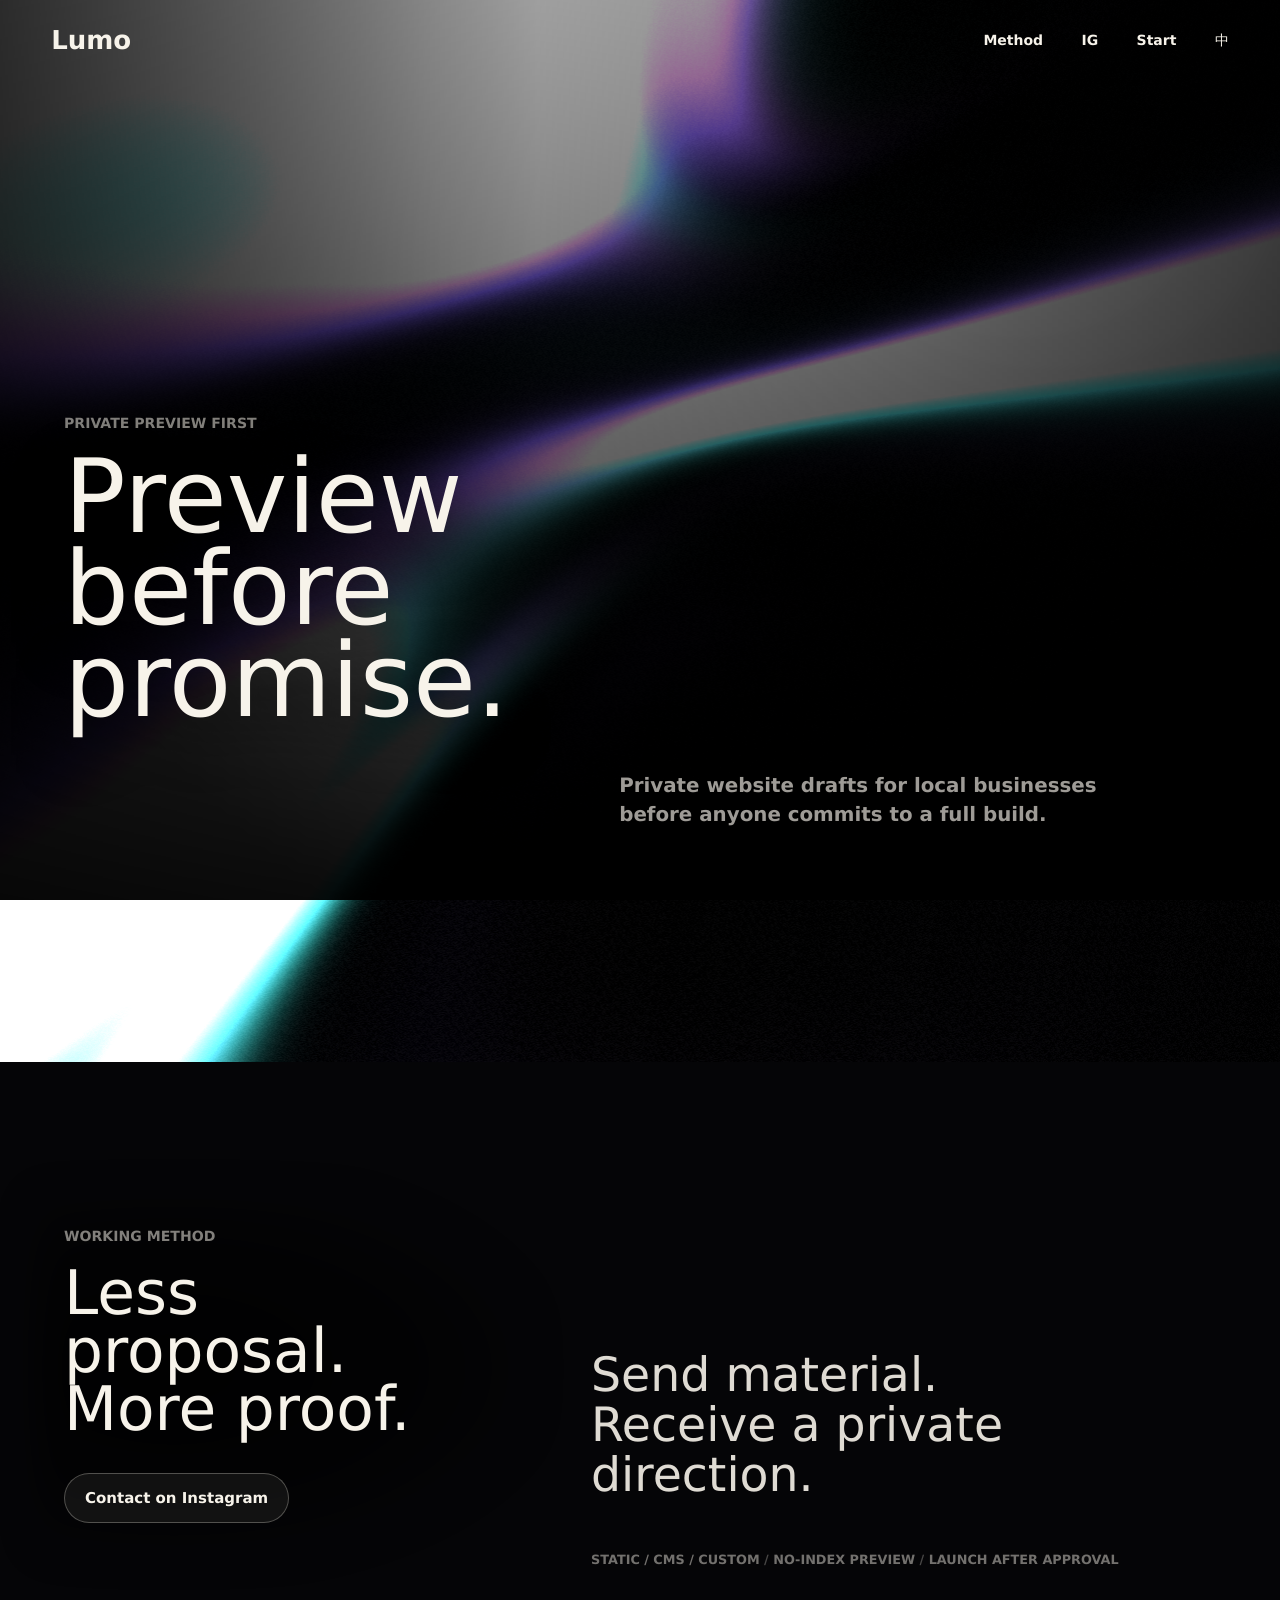
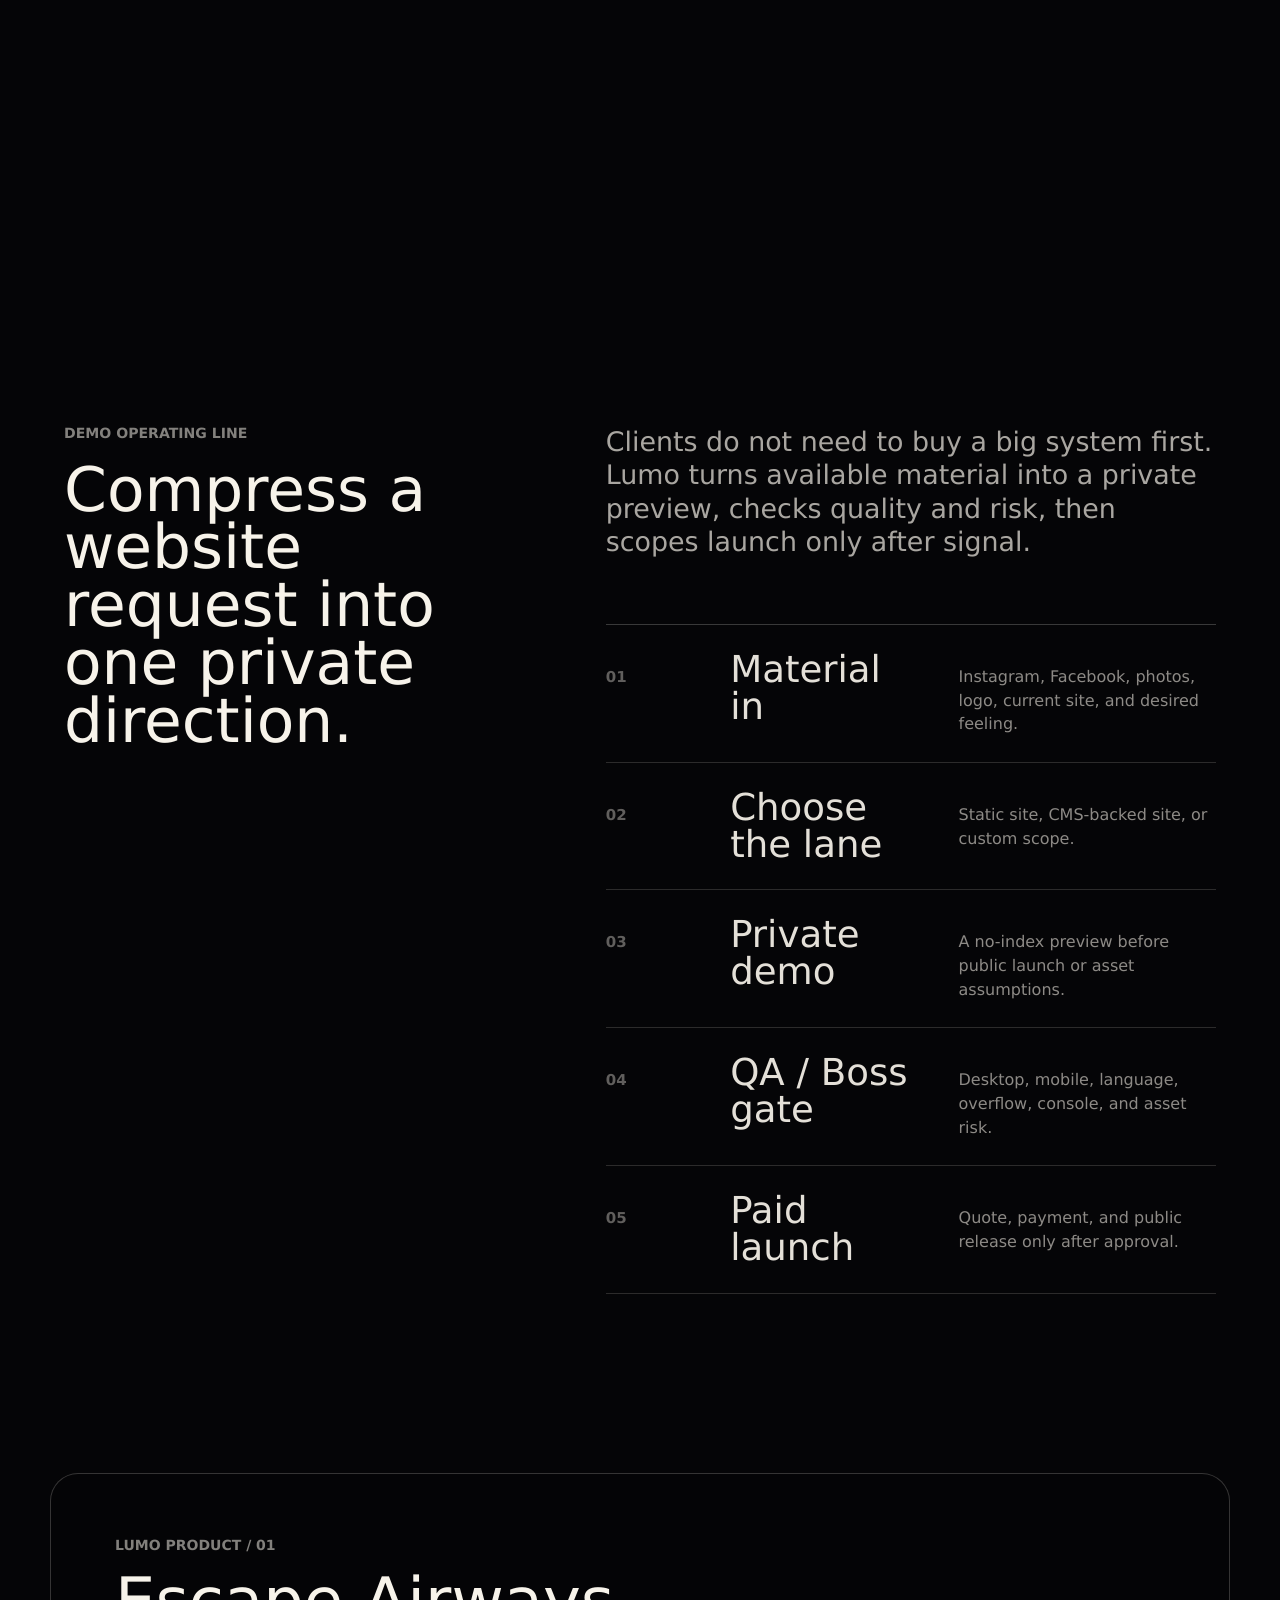
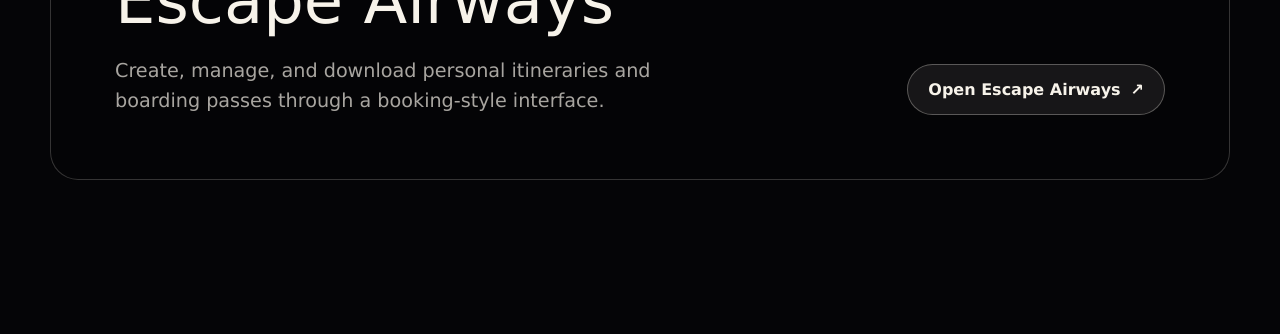
<file: index.html>
<!doctype html>
<html lang="en">
  <head>
    <meta charset="UTF-8" />
    <meta name="viewport" content="width=device-width, initial-scale=1.0" />
    <title>Lumo — private website previews before full builds</title>
    <meta name="description" content="Lumo turns business material into private website previews, then launches only after approval." />
    <meta name="theme-color" content="#050507" />
    <meta property="og:title" content="Lumo — private website previews" />
    <meta property="og:description" content="Send material. Receive a private website direction before committing to a full build." />
    <meta property="og:type" content="website" />
    <link rel="icon" href="data:," />
    <script type="module" crossorigin src="./assets/index-T8zT9hbH.js"></script>
    <link rel="stylesheet" crossorigin href="./assets/index-DFBLAHdL.css">
    <link rel="stylesheet" href="./assets/escape-airways.css">
  </head>
  <body>
    <div id="root"></div>
    <section class="escape-project" aria-labelledby="escape-project-title">
      <div class="escape-project__copy">
        <p class="escape-project__eyebrow">Lumo product / 01</p>
        <h2 id="escape-project-title">
          <span lang="zh-Hant">空腿航班</span>
          <span lang="en">Escape Airways</span>
        </h2>
        <p>
          <span lang="zh-Hant">以真實訂票般的介面，建立、管理與下載個人行程及登機證。</span>
          <span lang="en">Create, manage, and download personal itineraries and boarding passes through a booking-style interface.</span>
        </p>
      </div>
      <a class="escape-project__link" href="https://escape-airways.web.app/" target="_blank" rel="noopener noreferrer">
        <span lang="zh-Hant">開啟空腿航班</span>
        <span lang="en">Open Escape Airways</span>
        <span aria-hidden="true">↗</span>
      </a>
    </section>
  </body>
</html>
</file>
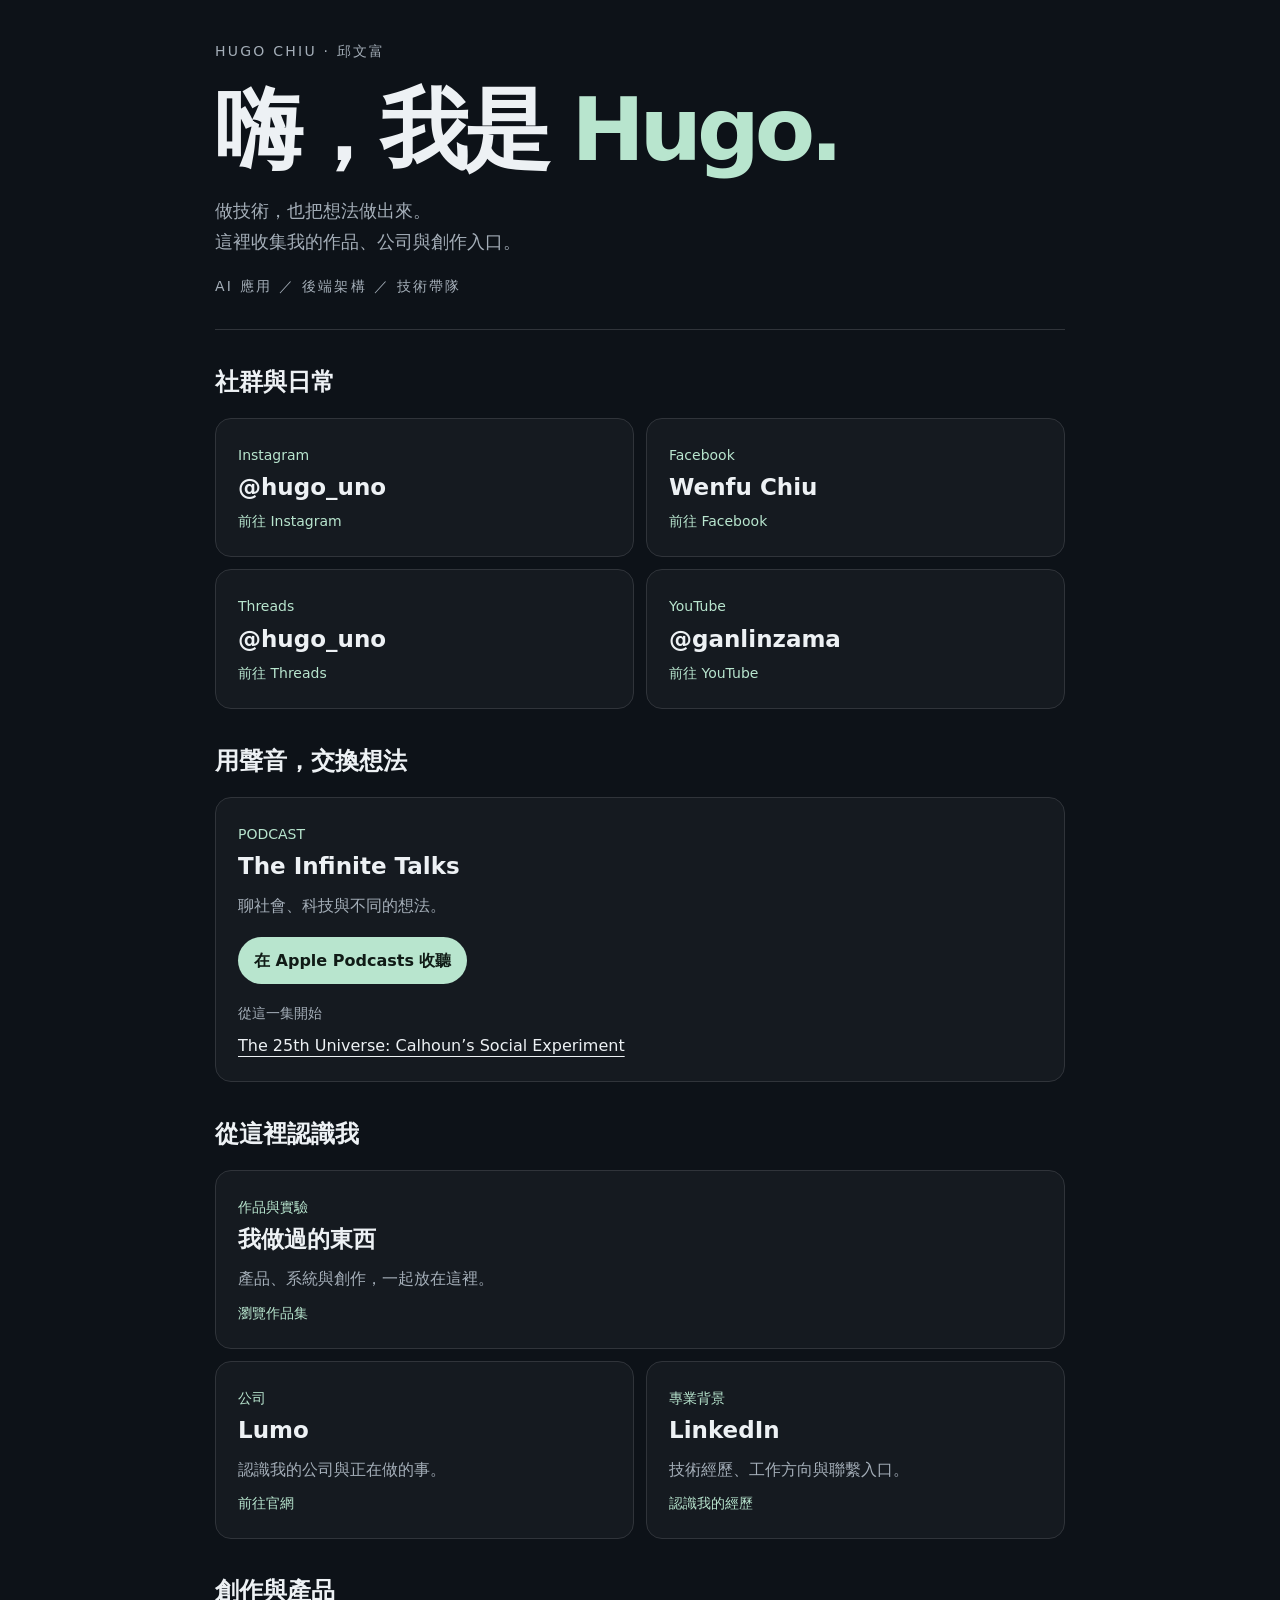
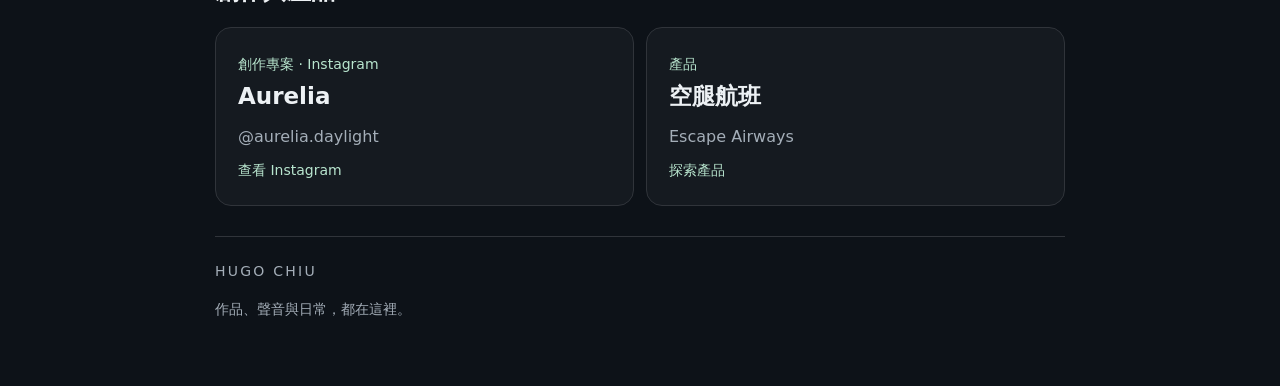
<file: hugo/index.html>
<!doctype html><html lang="zh-Hant"><head><meta charset="utf-8"><meta name="viewport" content="width=device-width,initial-scale=1"><meta name="description" content="Hugo Chiu 的個人入口：Instagram、Facebook、Threads、YouTube、The Infinite Talks 播客、Lumo 與作品集。"><meta name="theme-color" content="#0d1218"><title>Hugo Chiu — 我的公開入口</title><style>
:root{color-scheme:dark;--foreground:#edf1f4;--muted-foreground:#a4aeb8;--primary:#b8e5ce;--border:#30343a;--card:#151a20;--radius:16px}*{box-sizing:border-box}body{background:#0d1218;padding:0 24px;margin:0;color:var(--foreground,#edf1f4);font:16px/1.7 var(--font-sans,system-ui)}main{max-width:850px;margin:auto}header{padding:40px 0 30px;border-bottom:1px solid var(--border,#30343a)}.eyebrow{font-size:14px;letter-spacing:.16em;color:var(--muted-foreground,#a4aeb8)}h1{font-size:clamp(52px,11vw,88px);line-height:1.05;letter-spacing:-.06em;margin:20px 0}h1 span{color:var(--primary,#b8e5ce)}.intro{max-width:570px;color:var(--muted-foreground,#a4aeb8);font-size:18px}h2{font-size:24px;margin:32px 0 15px}a{color:inherit;text-decoration:none}a:focus-visible{outline:3px solid var(--ring,#b8e5ce);outline-offset:4px}.grid{display:grid;grid-template-columns:1fr 1fr;gap:12px}.card{display:block;padding:22px;border:1px solid var(--border,#30343a);border-radius:var(--radius,16px);background:var(--card,#151a20)}a.card:hover{border-color:var(--primary,#b8e5ce);transform:translateY(-2px)}.card strong{display:block;font-size:23px}.card p{margin:6px 0;color:var(--muted-foreground,#a4aeb8)}.label{font-size:14px;color:var(--primary,#b8e5ce)}.wide{grid-column:1/-1}.pending{border-style:dashed}.pending strong{font-size:18px}.note{font-size:14px;color:var(--muted-foreground,#a4aeb8)}footer{margin:30px 0;padding:20px 0;border-top:1px solid var(--border,#30343a)}@media(max-width:480px){.grid{grid-template-columns:1fr}.wide{grid-column:auto}.card{padding:18px}header{padding-top:25px}}
.pill{display:inline-block;padding:10px 16px;border-radius:30px;background:var(--primary);color:#101b16;font-weight:650;margin:12px 0}.episode{text-decoration:underline;text-underline-offset:5px;overflow-wrap:anywhere}.card{min-width:0}.card strong{overflow-wrap:anywhere}@media(prefers-reduced-motion:reduce){a.card:hover{transform:none}}</style></head><body><main><header><div class="eyebrow">HUGO CHIU · 邱文富</div><h1>嗨，我是 <span>Hugo.</span></h1><p class="intro">做技術，也把想法做出來。<br>這裡收集我的作品、公司與創作入口。</p><div class="eyebrow">AI 應用 ／ 後端架構 ／ 技術帶隊</div></header><section><h2>社群與日常</h2><div class="grid"><a class="card" href="https://www.instagram.com/hugo_uno/" target="_blank" rel="noopener noreferrer"><span class="label">Instagram</span><strong>@hugo_uno</strong><span class="label">前往 Instagram</span></a><a class="card" href="https://www.facebook.com/wenfu.chiu.1?locale=zh_TW" target="_blank" rel="noopener noreferrer"><span class="label">Facebook</span><strong>Wenfu Chiu</strong><span class="label">前往 Facebook</span></a><a class="card" href="https://www.threads.com/@hugo_uno" target="_blank" rel="noopener noreferrer"><span class="label">Threads</span><strong>@hugo_uno</strong><span class="label">前往 Threads</span></a><a class="card" href="https://www.youtube.com/@ganlinzama" target="_blank" rel="noopener noreferrer"><span class="label">YouTube</span><strong>@ganlinzama</strong><span class="label">前往 YouTube</span></a></div></section><section><h2>用聲音，交換想法</h2><div class="card"><span class="label">PODCAST</span><strong>The Infinite Talks</strong><p>聊社會、科技與不同的想法。</p><a class="pill" href="https://podcasts.apple.com/tw/podcast/the-infinite-talks/id1801448174" target="_blank" rel="noopener noreferrer">在 Apple Podcasts 收聽</a><p class="note">從這一集開始</p><a class="episode" href="https://podcasts.apple.com/tw/podcast/the-25th-universe-calhouns-social-experiment/id1801448174?i=1000698714558" target="_blank" rel="noopener noreferrer">The 25th Universe: Calhoun’s Social Experiment</a></div></section><section><h2>從這裡認識我</h2><div class="grid"><a class="card wide" href="https://lumoworks.github.io/lumo-site/portfolio/" target="_blank" rel="noopener noreferrer"><span class="label">作品與實驗</span><strong>我做過的東西</strong><p>產品、系統與創作，一起放在這裡。</p><span class="label">瀏覽作品集</span></a><a class="card" href="https://lumoworks.github.io/lumo-site/" target="_blank" rel="noopener noreferrer"><span class="label">公司</span><strong>Lumo</strong><p>認識我的公司與正在做的事。</p><span class="label">前往官網</span></a><a class="card" href="https://www.linkedin.com/in/hugo-chiu-01aa84102/" target="_blank" rel="noopener noreferrer"><span class="label">專業背景</span><strong>LinkedIn</strong><p>技術經歷、工作方向與聯繫入口。</p><span class="label">認識我的經歷</span></a></div></section><section><h2>創作與產品</h2><div class="grid"><a class="card" href="https://www.instagram.com/aurelia.daylight/" target="_blank" rel="noopener noreferrer"><span class="label">創作專案 · Instagram</span><strong>Aurelia</strong><p>@aurelia.daylight</p><span class="label">查看 Instagram</span></a><a class="card" href="https://escape-airways.web.app/" target="_blank" rel="noopener noreferrer"><span class="label">產品</span><strong>空腿航班</strong><p>Escape Airways</p><span class="label">探索產品</span></a></div></section><footer><span class="eyebrow">HUGO CHIU</span><p class="note">作品、聲音與日常，都在這裡。</p></footer></main></body></html>
</file>
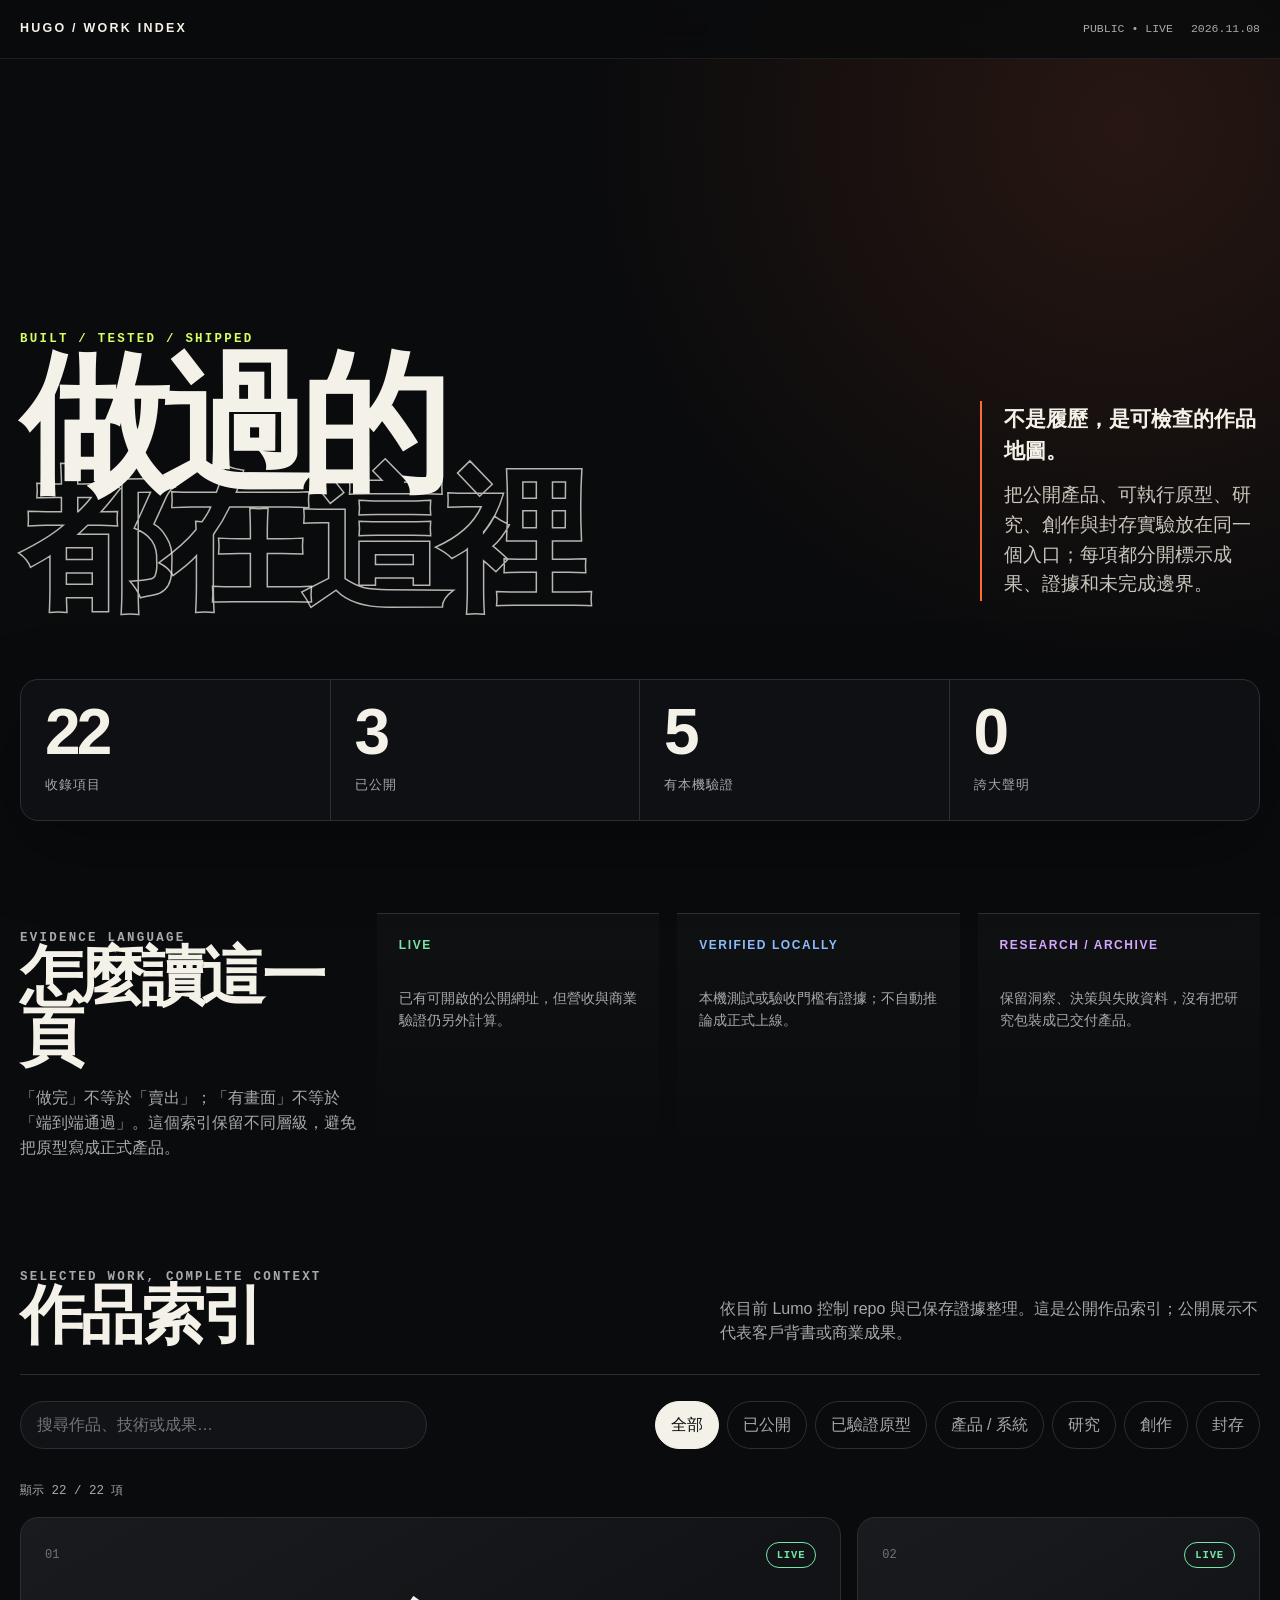
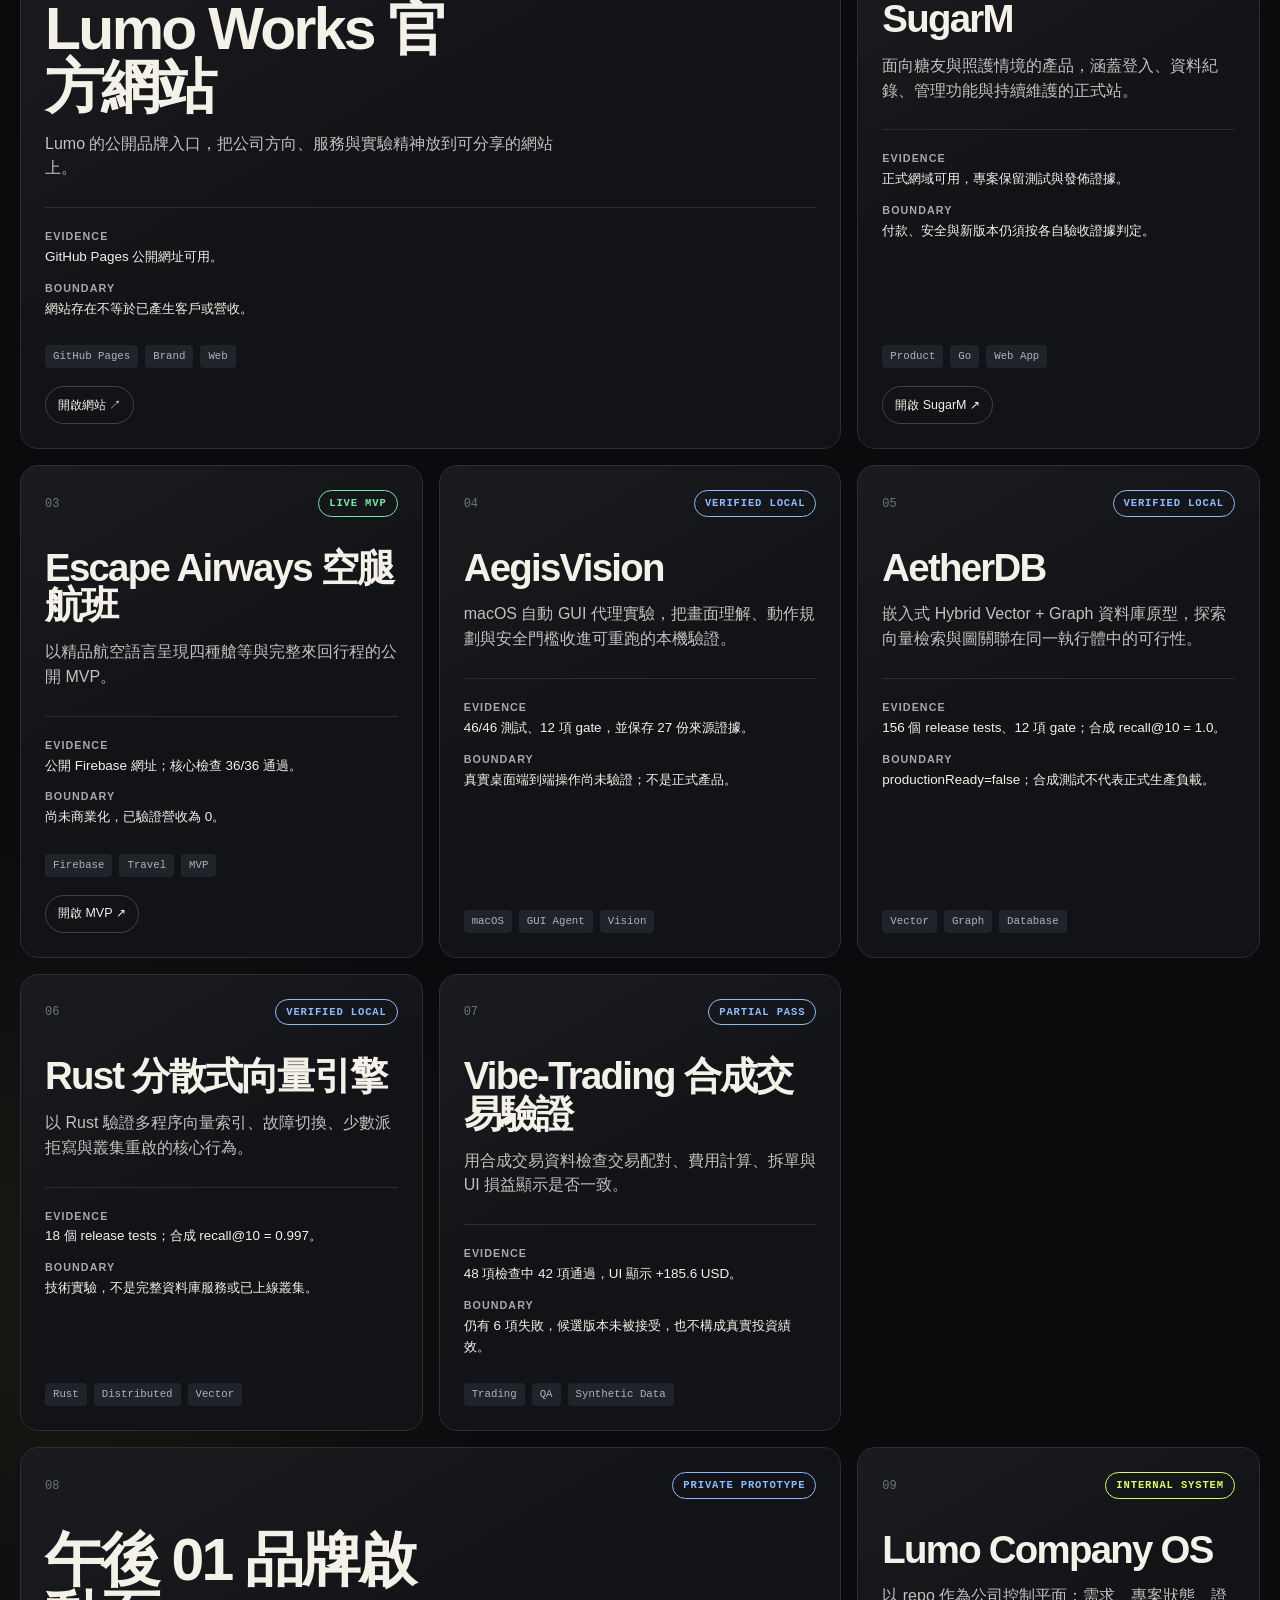
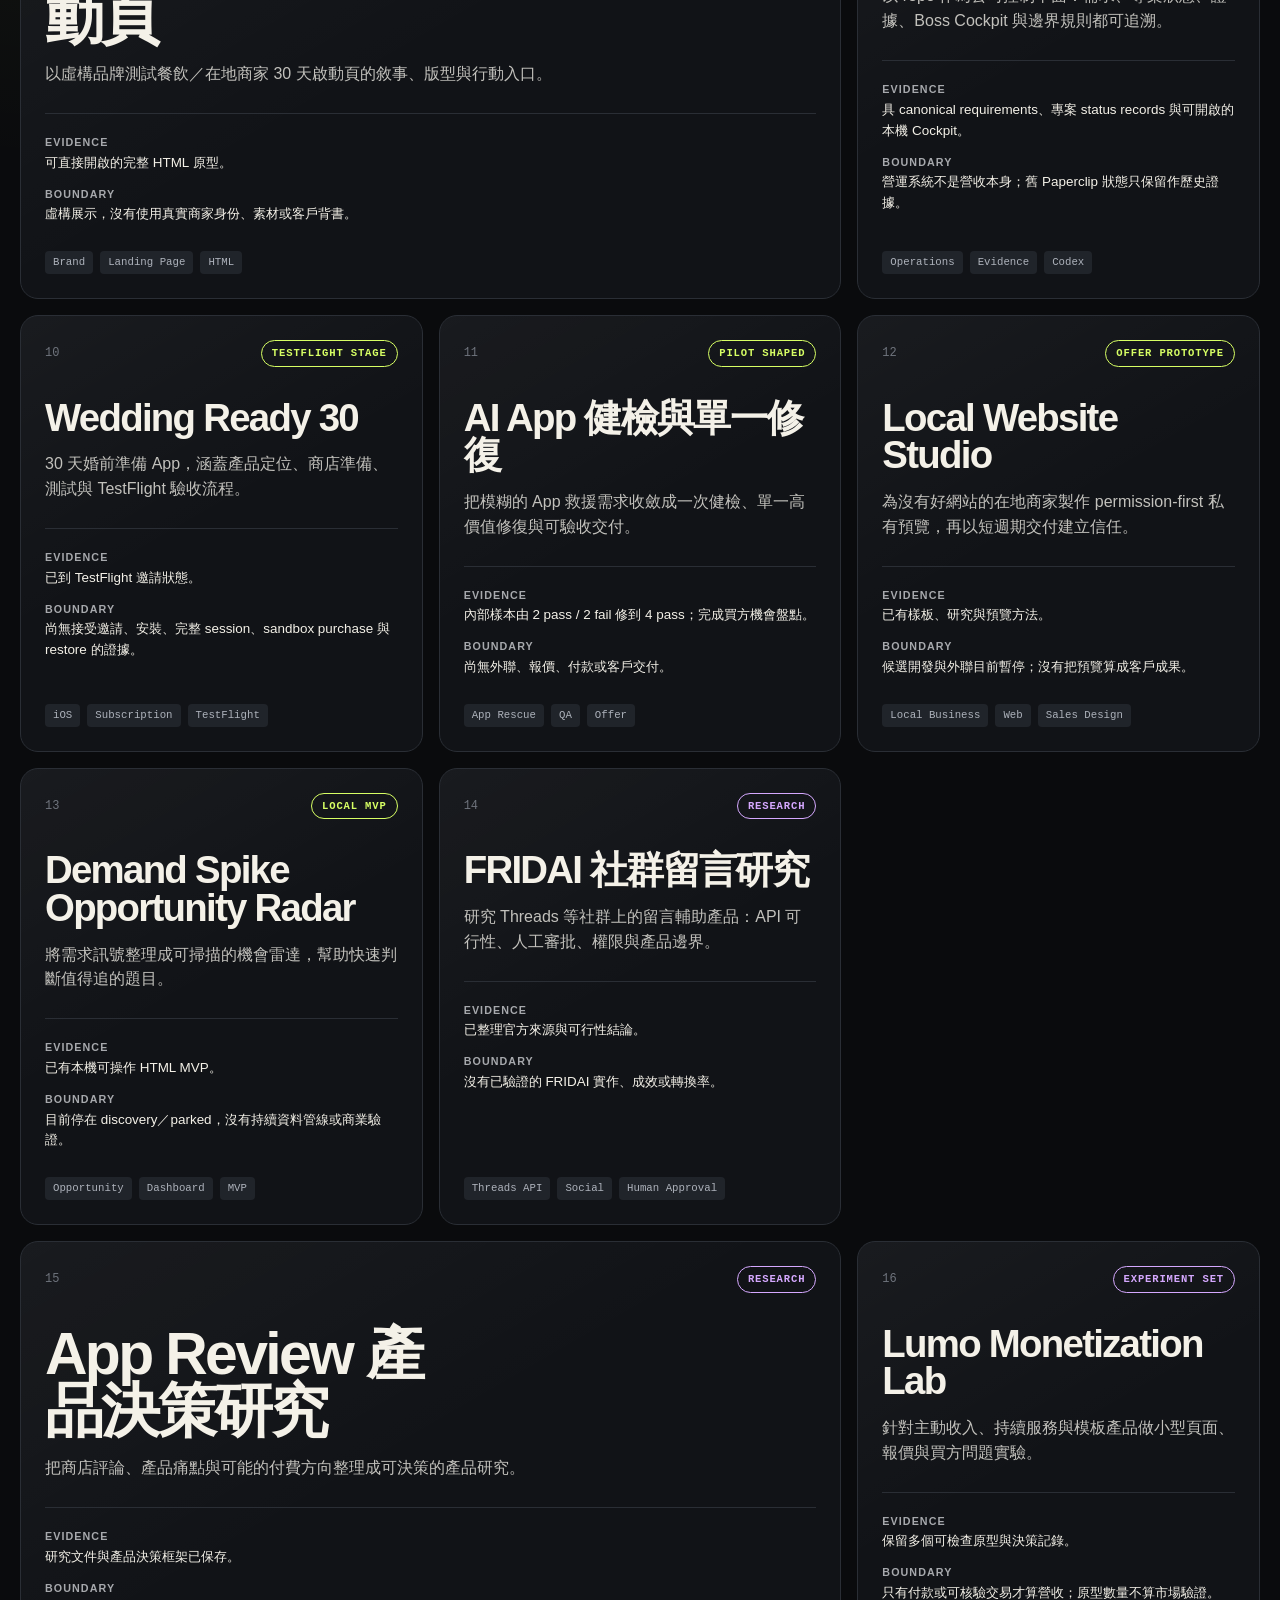
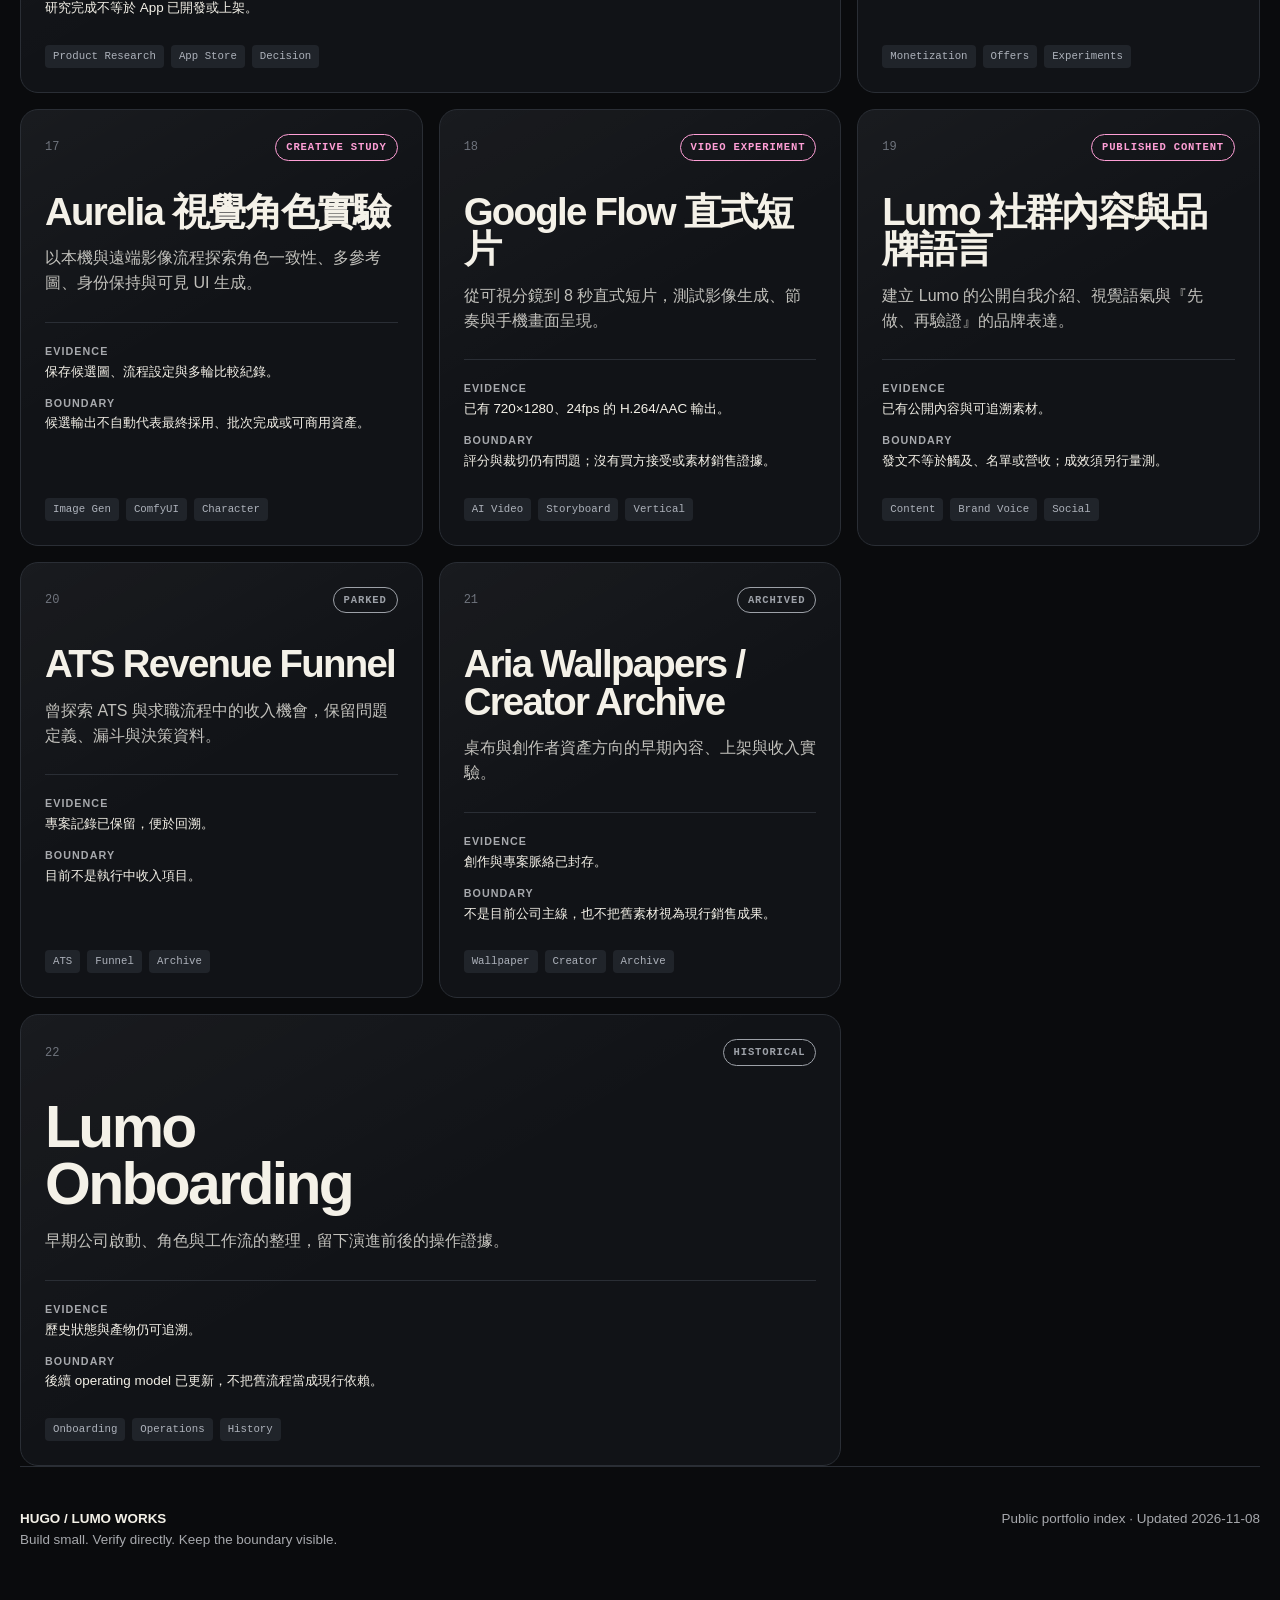
<file: portfolio/index.html>
<!doctype html>
<html lang="zh-Hant">
<head>
  <meta charset="utf-8">
  <meta name="viewport" content="width=device-width, initial-scale=1">
  <meta name="robots" content="index,follow">
  <meta name="description" content="Hugo 的作品、實驗、研究與已公開產品索引。">
  <title>HUGO — Built / Tested / Shipped</title>
  <style>
    :root {
      color-scheme: dark;
      --bg: #0a0b0d;
      --panel: #111317;
      --panel-2: #181b20;
      --line: #2a2e35;
      --ink: #f4f1e8;
      --muted: #a7a9ad;
      --accent: #ff6b35;
      --accent-2: #d7ff64;
      --live: #76e6a7;
      --prototype: #8bbcff;
      --research: #d5a8ff;
      --archive: #9da1a8;
      --radius: 18px;
      --shadow: 0 26px 80px rgba(0, 0, 0, .32);
    }

    * { box-sizing: border-box; }

    html { scroll-behavior: smooth; }

    body {
      margin: 0;
      min-width: 320px;
      background:
        radial-gradient(circle at 88% 2%, rgba(255, 107, 53, .12), transparent 34rem),
        radial-gradient(circle at 5% 45%, rgba(215, 255, 100, .06), transparent 30rem),
        var(--bg);
      color: var(--ink);
      font-family: Inter, ui-sans-serif, -apple-system, BlinkMacSystemFont, "Segoe UI", sans-serif;
      line-height: 1.55;
    }

    a { color: inherit; }

    button, input { font: inherit; }

    .shell {
      width: min(1480px, calc(100% - 40px));
      margin: 0 auto;
    }

    .topbar {
      position: sticky;
      z-index: 20;
      top: 0;
      border-bottom: 1px solid rgba(255,255,255,.08);
      background: rgba(10, 11, 13, .84);
      backdrop-filter: blur(16px);
    }

    .topbar .shell {
      display: flex;
      align-items: center;
      justify-content: space-between;
      min-height: 58px;
      gap: 20px;
    }

    .brand {
      font-size: .78rem;
      font-weight: 850;
      letter-spacing: .18em;
      text-transform: uppercase;
    }

    .top-meta {
      display: flex;
      gap: 18px;
      color: var(--muted);
      font-family: ui-monospace, SFMono-Regular, Menlo, monospace;
      font-size: .72rem;
    }

    .hero {
      display: grid;
      grid-template-columns: minmax(0, 1.55fr) minmax(280px, .45fr);
      gap: clamp(36px, 7vw, 110px);
      align-items: end;
      min-height: 620px;
      padding: 92px 0 78px;
    }

    .eyebrow {
      margin: 0 0 18px;
      color: var(--accent-2);
      font: 700 .78rem/1.2 ui-monospace, SFMono-Regular, Menlo, monospace;
      letter-spacing: .18em;
      text-transform: uppercase;
    }

    h1 {
      max-width: 980px;
      margin: 0;
      font-size: clamp(4.1rem, 11.8vw, 11rem);
      font-weight: 900;
      letter-spacing: -.075em;
      line-height: .78;
      text-wrap: balance;
    }

    h1 span {
      display: block;
      color: transparent;
      -webkit-text-stroke: 1.5px rgba(244, 241, 232, .74);
    }

    .hero-note {
      border-left: 2px solid var(--accent);
      padding: 2px 0 2px 22px;
      color: #cac7be;
      font-size: clamp(1rem, 1.5vw, 1.2rem);
    }

    .hero-note strong {
      display: block;
      margin-bottom: 12px;
      color: var(--ink);
      font-size: 1.32rem;
    }

    .summary {
      display: grid;
      grid-template-columns: repeat(4, minmax(0, 1fr));
      border: 1px solid var(--line);
      border-radius: var(--radius);
      overflow: hidden;
      background: rgba(17, 19, 23, .7);
      box-shadow: var(--shadow);
    }

    .stat {
      min-height: 138px;
      padding: 24px;
      border-right: 1px solid var(--line);
    }

    .stat:last-child { border-right: 0; }

    .stat-value {
      display: block;
      margin-bottom: 10px;
      font-size: clamp(2rem, 5vw, 4rem);
      font-weight: 850;
      letter-spacing: -.06em;
      line-height: .9;
    }

    .stat-label {
      color: var(--muted);
      font-size: .8rem;
      letter-spacing: .08em;
      text-transform: uppercase;
    }

    .legend {
      display: grid;
      grid-template-columns: 1.2fr 1fr 1fr 1fr;
      gap: 18px;
      margin: 92px 0 48px;
    }

    .legend-intro h2,
    .work-head h2 {
      margin: 0;
      font-size: clamp(2rem, 5vw, 4.6rem);
      letter-spacing: -.055em;
      line-height: .95;
    }

    .legend-intro p {
      max-width: 42rem;
      margin: 18px 0 0;
      color: var(--muted);
    }

    .legend-item {
      min-height: 180px;
      padding: 22px;
      border-top: 1px solid var(--line);
      background: linear-gradient(180deg, rgba(255,255,255,.025), transparent);
    }

    .legend-item b {
      display: block;
      margin-bottom: 32px;
      font-size: .75rem;
      letter-spacing: .13em;
      text-transform: uppercase;
    }

    .legend-item p {
      margin: 0;
      color: var(--muted);
      font-size: .9rem;
    }

    .work-head {
      display: flex;
      align-items: end;
      justify-content: space-between;
      gap: 28px;
      margin-top: 110px;
      padding-bottom: 28px;
      border-bottom: 1px solid var(--line);
    }

    .work-head p {
      max-width: 540px;
      margin: 0;
      color: var(--muted);
    }

    .controls {
      display: grid;
      grid-template-columns: minmax(240px, 1fr) 2fr;
      gap: 20px;
      margin: 26px 0 34px;
    }

    .search {
      width: 100%;
      min-height: 48px;
      padding: 0 16px;
      border: 1px solid var(--line);
      border-radius: 999px;
      outline: none;
      background: var(--panel);
      color: var(--ink);
    }

    .search:focus { border-color: var(--accent); }

    .filters {
      display: flex;
      flex-wrap: wrap;
      justify-content: flex-end;
      gap: 8px;
    }

    .filter {
      min-height: 42px;
      padding: 0 15px;
      border: 1px solid var(--line);
      border-radius: 999px;
      background: transparent;
      color: var(--muted);
      cursor: pointer;
    }

    .filter:hover,
    .filter[aria-pressed="true"] {
      border-color: var(--ink);
      background: var(--ink);
      color: var(--bg);
    }

    .result-line {
      margin: 0 0 16px;
      color: var(--muted);
      font: .78rem/1.4 ui-monospace, SFMono-Regular, Menlo, monospace;
    }

    .grid {
      display: grid;
      grid-template-columns: repeat(12, minmax(0, 1fr));
      gap: 16px;
    }

    .card {
      grid-column: span 4;
      display: flex;
      min-height: 430px;
      flex-direction: column;
      padding: 24px;
      border: 1px solid var(--line);
      border-radius: var(--radius);
      background: linear-gradient(150deg, rgba(255,255,255,.035), transparent 48%), var(--panel);
      transition: transform .2s ease, border-color .2s ease, background .2s ease;
    }

    .card:nth-child(7n + 1) { grid-column: span 8; }
    .card:nth-child(7n + 1) h3 { max-width: 13ch; font-size: clamp(2.2rem, 4.6vw, 4.5rem); }

    .card:hover {
      transform: translateY(-4px);
      border-color: #565c66;
      background-color: var(--panel-2);
    }

    .card-top {
      display: flex;
      align-items: center;
      justify-content: space-between;
      gap: 16px;
    }

    .index {
      color: #6f747d;
      font: .75rem/1 ui-monospace, SFMono-Regular, Menlo, monospace;
    }

    .badge {
      padding: 7px 10px;
      border: 1px solid currentColor;
      border-radius: 999px;
      font: 700 .66rem/1 ui-monospace, SFMono-Regular, Menlo, monospace;
      letter-spacing: .08em;
      text-transform: uppercase;
    }

    .badge.live { color: var(--live); }
    .badge.prototype { color: var(--prototype); }
    .badge.product { color: var(--accent-2); }
    .badge.research { color: var(--research); }
    .badge.creative { color: #ff9fd6; }
    .badge.archive { color: var(--archive); }

    .card h3 {
      margin: 32px 0 16px;
      font-size: clamp(1.9rem, 3vw, 3rem);
      letter-spacing: -.045em;
      line-height: .98;
    }

    .card .desc {
      max-width: 60ch;
      margin: 0;
      color: #c2c1bc;
    }

    .evidence {
      display: grid;
      gap: 10px;
      margin: 26px 0 0;
      padding-top: 18px;
      border-top: 1px solid var(--line);
      font-size: .84rem;
    }

    .evidence p { margin: 0; }

    .evidence b {
      color: var(--muted);
      font-size: .67rem;
      letter-spacing: .1em;
      text-transform: uppercase;
    }

    .tags {
      display: flex;
      flex-wrap: wrap;
      gap: 7px;
      margin-top: auto;
      padding-top: 26px;
    }

    .tag {
      padding: 5px 8px;
      border-radius: 4px;
      background: #20242a;
      color: #adb2bb;
      font: .67rem/1.2 ui-monospace, SFMono-Regular, Menlo, monospace;
    }

    .links {
      display: flex;
      flex-wrap: wrap;
      gap: 9px;
      margin-top: 18px;
    }

    .link {
      display: inline-flex;
      align-items: center;
      min-height: 38px;
      padding: 0 12px;
      border: 1px solid #3c414a;
      border-radius: 999px;
      color: var(--ink);
      font-size: .78rem;
      text-decoration: none;
    }

    .link:hover { border-color: var(--accent); color: #ffb092; }

    .empty {
      grid-column: 1 / -1;
      padding: 60px 24px;
      border: 1px dashed var(--line);
      border-radius: var(--radius);
      color: var(--muted);
      text-align: center;
    }

    footer {
      display: grid;
      grid-template-columns: 1fr auto;
      gap: 40px;
      margin-top: 120px;
      padding: 42px 0 64px;
      border-top: 1px solid var(--line);
      color: var(--muted);
      font-size: .84rem;
    }

    footer strong { color: var(--ink); }

    @media (max-width: 1050px) {
      .hero { grid-template-columns: 1fr; min-height: auto; }
      .hero-note { max-width: 680px; }
      .legend { grid-template-columns: 1fr 1fr; }
      .legend-intro { grid-column: 1 / -1; }
      .card, .card:nth-child(7n + 1) { grid-column: span 6; }
      .card:nth-child(7n + 1) h3 { font-size: clamp(1.9rem, 3vw, 3rem); }
    }

    @media (max-width: 720px) {
      .shell { width: min(100% - 24px, 1480px); }
      .top-meta span:first-child { display: none; }
      .hero { padding: 70px 0 52px; }
      h1 { font-size: clamp(3.6rem, 22vw, 7rem); }
      .summary { grid-template-columns: 1fr 1fr; }
      .stat:nth-child(2) { border-right: 0; }
      .stat:nth-child(-n + 2) { border-bottom: 1px solid var(--line); }
      .legend { grid-template-columns: 1fr; margin-top: 64px; }
      .legend-intro { grid-column: auto; }
      .work-head { display: block; margin-top: 76px; }
      .work-head p { margin-top: 18px; }
      .controls { grid-template-columns: 1fr; }
      .filters { justify-content: flex-start; }
      .card, .card:nth-child(7n + 1) { grid-column: 1 / -1; min-height: 400px; }
      footer { grid-template-columns: 1fr; }
    }

    @media (prefers-reduced-motion: reduce) {
      html { scroll-behavior: auto; }
      .card { transition: none; }
    }

    @media print {
      :root { color-scheme: light; }
      body { background: white; color: #111; }
      .topbar, .controls { display: none; }
      .shell { width: 100%; }
      .hero { min-height: auto; padding: 24px 0; }
      h1 span { color: #111; -webkit-text-stroke: 0; }
      .summary, .card, .legend-item { break-inside: avoid; box-shadow: none; background: white; color: #111; }
      .card { grid-column: span 6 !important; min-height: 0; }
      .card .desc, .legend-item p, .work-head p, footer { color: #444; }
      .link { color: #111; }
    }
  </style>
</head>
<body>
  <header class="topbar">
    <div class="shell">
      <div class="brand">Hugo / Work Index</div>
      <div class="top-meta"><span>PUBLIC • LIVE</span><span>2026.11.08</span></div>
    </div>
  </header>

  <main class="shell">
    <section class="hero" aria-labelledby="hero-title">
      <div>
        <p class="eyebrow">Built / Tested / Shipped</p>
        <h1 id="hero-title">做過的<span>都在這裡</span></h1>
      </div>
      <div class="hero-note">
        <strong>不是履歷，是可檢查的作品地圖。</strong>
        把公開產品、可執行原型、研究、創作與封存實驗放在同一個入口；每項都分開標示成果、證據和未完成邊界。
      </div>
    </section>

    <section class="summary" aria-label="作品摘要">
      <div class="stat"><span class="stat-value" id="total-count">0</span><span class="stat-label">收錄項目</span></div>
      <div class="stat"><span class="stat-value" id="live-count">0</span><span class="stat-label">已公開</span></div>
      <div class="stat"><span class="stat-value" id="verified-count">0</span><span class="stat-label">有本機驗證</span></div>
      <div class="stat"><span class="stat-value">0</span><span class="stat-label">誇大聲明</span></div>
    </section>

    <section class="legend" aria-labelledby="legend-title">
      <div class="legend-intro">
        <p class="eyebrow">Evidence language</p>
        <h2 id="legend-title">怎麼讀這一頁</h2>
        <p>「做完」不等於「賣出」；「有畫面」不等於「端到端通過」。這個索引保留不同層級，避免把原型寫成正式產品。</p>
      </div>
      <div class="legend-item">
        <b style="color:var(--live)">Live</b>
        <p>已有可開啟的公開網址，但營收與商業驗證仍另外計算。</p>
      </div>
      <div class="legend-item">
        <b style="color:var(--prototype)">Verified locally</b>
        <p>本機測試或驗收門檻有證據；不自動推論成正式上線。</p>
      </div>
      <div class="legend-item">
        <b style="color:var(--research)">Research / Archive</b>
        <p>保留洞察、決策與失敗資料，沒有把研究包裝成已交付產品。</p>
      </div>
    </section>

    <section aria-labelledby="work-title">
      <div class="work-head">
        <div>
          <p class="eyebrow">Selected work, complete context</p>
          <h2 id="work-title">作品索引</h2>
        </div>
        <p>依目前 Lumo 控制 repo 與已保存證據整理。這是公開作品索引；公開展示不代表客戶背書或商業成果。</p>
      </div>

      <div class="controls">
        <input id="search" class="search" type="search" placeholder="搜尋作品、技術或成果…" aria-label="搜尋作品">
        <div class="filters" aria-label="篩選作品類型">
          <button class="filter" type="button" data-filter="all" aria-pressed="true">全部</button>
          <button class="filter" type="button" data-filter="live" aria-pressed="false">已公開</button>
          <button class="filter" type="button" data-filter="prototype" aria-pressed="false">已驗證原型</button>
          <button class="filter" type="button" data-filter="product" aria-pressed="false">產品 / 系統</button>
          <button class="filter" type="button" data-filter="research" aria-pressed="false">研究</button>
          <button class="filter" type="button" data-filter="creative" aria-pressed="false">創作</button>
          <button class="filter" type="button" data-filter="archive" aria-pressed="false">封存</button>
        </div>
      </div>

      <p id="result-line" class="result-line" aria-live="polite"></p>
      <div id="grid" class="grid"></div>
    </section>
  </main>

  <footer class="shell">
    <div><strong>HUGO / LUMO WORKS</strong><br>Build small. Verify directly. Keep the boundary visible.</div>
    <div>Public portfolio index · Updated 2026-11-08</div>
  </footer>

  <script>
    const works = [
      {
        title: "Lumo Works 官方網站",
        category: "live",
        status: "Live",
        desc: "Lumo 的公開品牌入口，把公司方向、服務與實驗精神放到可分享的網站上。",
        proof: "GitHub Pages 公開網址可用。",
        boundary: "網站存在不等於已產生客戶或營收。",
        tags: ["GitHub Pages", "Brand", "Web"],
        links: [{label: "開啟網站", href: "https://lumoworks.github.io/lumo-site/"}]
      },
      {
        title: "SugarM",
        category: "live",
        status: "Live",
        desc: "面向糖友與照護情境的產品，涵蓋登入、資料紀錄、管理功能與持續維護的正式站。",
        proof: "正式網域可用，專案保留測試與發佈證據。",
        boundary: "付款、安全與新版本仍須按各自驗收證據判定。",
        tags: ["Product", "Go", "Web App"],
        links: [{label: "開啟 SugarM", href: "https://sugarm.me/"}]
      },
      {
        title: "Escape Airways 空腿航班",
        category: "live",
        status: "Live MVP",
        desc: "以精品航空語言呈現四種艙等與完整來回行程的公開 MVP。",
        proof: "公開 Firebase 網址；核心檢查 36/36 通過。",
        boundary: "尚未商業化，已驗證營收為 0。",
        tags: ["Firebase", "Travel", "MVP"],
        links: [{label: "開啟 MVP", href: "https://escape-airways.web.app/"}]
      },
      {
        title: "AegisVision",
        category: "prototype",
        status: "Verified local",
        desc: "macOS 自動 GUI 代理實驗，把畫面理解、動作規劃與安全門檻收進可重跑的本機驗證。",
        proof: "46/46 測試、12 項 gate，並保存 27 份來源證據。",
        boundary: "真實桌面端到端操作尚未驗證；不是正式產品。",
        tags: ["macOS", "GUI Agent", "Vision"]
      },
      {
        title: "AetherDB",
        category: "prototype",
        status: "Verified local",
        desc: "嵌入式 Hybrid Vector + Graph 資料庫原型，探索向量檢索與圖關聯在同一執行體中的可行性。",
        proof: "156 個 release tests、12 項 gate；合成 recall@10 = 1.0。",
        boundary: "productionReady=false；合成測試不代表正式生產負載。",
        tags: ["Vector", "Graph", "Database"]
      },
      {
        title: "Rust 分散式向量引擎",
        category: "prototype",
        status: "Verified local",
        desc: "以 Rust 驗證多程序向量索引、故障切換、少數派拒寫與叢集重啟的核心行為。",
        proof: "18 個 release tests；合成 recall@10 = 0.997。",
        boundary: "技術實驗，不是完整資料庫服務或已上線叢集。",
        tags: ["Rust", "Distributed", "Vector"]
      },
      {
        title: "Vibe-Trading 合成交易驗證",
        category: "prototype",
        status: "Partial pass",
        desc: "用合成交易資料檢查交易配對、費用計算、拆單與 UI 損益顯示是否一致。",
        proof: "48 項檢查中 42 項通過，UI 顯示 +185.6 USD。",
        boundary: "仍有 6 項失敗，候選版本未被接受，也不構成真實投資績效。",
        tags: ["Trading", "QA", "Synthetic Data"]
      },
      {
        title: "午後 01 品牌啟動頁",
        category: "prototype",
        status: "Private prototype",
        desc: "以虛構品牌測試餐飲／在地商家 30 天啟動頁的敘事、版型與行動入口。",
        proof: "可直接開啟的完整 HTML 原型。",
        boundary: "虛構展示，沒有使用真實商家身份、素材或客戶背書。",
        tags: ["Brand", "Landing Page", "HTML"]
      },
      {
        title: "Lumo Company OS",
        category: "product",
        status: "Internal system",
        desc: "以 repo 作為公司控制平面：需求、專案狀態、證據、Boss Cockpit 與邊界規則都可追溯。",
        proof: "具 canonical requirements、專案 status records 與可開啟的本機 Cockpit。",
        boundary: "營運系統不是營收本身；舊 Paperclip 狀態只保留作歷史證據。",
        tags: ["Operations", "Evidence", "Codex"]
      },
      {
        title: "Wedding Ready 30",
        category: "product",
        status: "TestFlight stage",
        desc: "30 天婚前準備 App，涵蓋產品定位、商店準備、測試與 TestFlight 驗收流程。",
        proof: "已到 TestFlight 邀請狀態。",
        boundary: "尚無接受邀請、安裝、完整 session、sandbox purchase 與 restore 的證據。",
        tags: ["iOS", "Subscription", "TestFlight"]
      },
      {
        title: "AI App 健檢與單一修復",
        category: "product",
        status: "Pilot shaped",
        desc: "把模糊的 App 救援需求收斂成一次健檢、單一高價值修復與可驗收交付。",
        proof: "內部樣本由 2 pass / 2 fail 修到 4 pass；完成買方機會盤點。",
        boundary: "尚無外聯、報價、付款或客戶交付。",
        tags: ["App Rescue", "QA", "Offer"]
      },
      {
        title: "Local Website Studio",
        category: "product",
        status: "Offer prototype",
        desc: "為沒有好網站的在地商家製作 permission-first 私有預覽，再以短週期交付建立信任。",
        proof: "已有樣板、研究與預覽方法。",
        boundary: "候選開發與外聯目前暫停；沒有把預覽算成客戶成果。",
        tags: ["Local Business", "Web", "Sales Design"]
      },
      {
        title: "Demand Spike Opportunity Radar",
        category: "product",
        status: "Local MVP",
        desc: "將需求訊號整理成可掃描的機會雷達，幫助快速判斷值得追的題目。",
        proof: "已有本機可操作 HTML MVP。",
        boundary: "目前停在 discovery／parked，沒有持續資料管線或商業驗證。",
        tags: ["Opportunity", "Dashboard", "MVP"]
      },
      {
        title: "FRIDAI 社群留言研究",
        category: "research",
        status: "Research",
        desc: "研究 Threads 等社群上的留言輔助產品：API 可行性、人工審批、權限與產品邊界。",
        proof: "已整理官方來源與可行性結論。",
        boundary: "沒有已驗證的 FRIDAI 實作、成效或轉換率。",
        tags: ["Threads API", "Social", "Human Approval"]
      },
      {
        title: "App Review 產品決策研究",
        category: "research",
        status: "Research",
        desc: "把商店評論、產品痛點與可能的付費方向整理成可決策的產品研究。",
        proof: "研究文件與產品決策框架已保存。",
        boundary: "研究完成不等於 App 已開發或上架。",
        tags: ["Product Research", "App Store", "Decision"]
      },
      {
        title: "Lumo Monetization Lab",
        category: "research",
        status: "Experiment set",
        desc: "針對主動收入、持續服務與模板產品做小型頁面、報價與買方問題實驗。",
        proof: "保留多個可檢查原型與決策記錄。",
        boundary: "只有付款或可核驗交易才算營收；原型數量不算市場驗證。",
        tags: ["Monetization", "Offers", "Experiments"]
      },
      {
        title: "Aurelia 視覺角色實驗",
        category: "creative",
        status: "Creative study",
        desc: "以本機與遠端影像流程探索角色一致性、多參考圖、身份保持與可見 UI 生成。",
        proof: "保存候選圖、流程設定與多輪比較紀錄。",
        boundary: "候選輸出不自動代表最終採用、批次完成或可商用資產。",
        tags: ["Image Gen", "ComfyUI", "Character"]
      },
      {
        title: "Google Flow 直式短片",
        category: "creative",
        status: "Video experiment",
        desc: "從可視分鏡到 8 秒直式短片，測試影像生成、節奏與手機畫面呈現。",
        proof: "已有 720×1280、24fps 的 H.264/AAC 輸出。",
        boundary: "評分與裁切仍有問題；沒有買方接受或素材銷售證據。",
        tags: ["AI Video", "Storyboard", "Vertical"]
      },
      {
        title: "Lumo 社群內容與品牌語言",
        category: "creative",
        status: "Published content",
        desc: "建立 Lumo 的公開自我介紹、視覺語氣與『先做、再驗證』的品牌表達。",
        proof: "已有公開內容與可追溯素材。",
        boundary: "發文不等於觸及、名單或營收；成效須另行量測。",
        tags: ["Content", "Brand Voice", "Social"]
      },
      {
        title: "ATS Revenue Funnel",
        category: "archive",
        status: "Parked",
        desc: "曾探索 ATS 與求職流程中的收入機會，保留問題定義、漏斗與決策資料。",
        proof: "專案記錄已保留，便於回溯。",
        boundary: "目前不是執行中收入項目。",
        tags: ["ATS", "Funnel", "Archive"]
      },
      {
        title: "Aria Wallpapers / Creator Archive",
        category: "archive",
        status: "Archived",
        desc: "桌布與創作者資產方向的早期內容、上架與收入實驗。",
        proof: "創作與專案脈絡已封存。",
        boundary: "不是目前公司主線，也不把舊素材視為現行銷售成果。",
        tags: ["Wallpaper", "Creator", "Archive"]
      },
      {
        title: "Lumo Onboarding",
        category: "archive",
        status: "Historical",
        desc: "早期公司啟動、角色與工作流的整理，留下演進前後的操作證據。",
        proof: "歷史狀態與產物仍可追溯。",
        boundary: "後續 operating model 已更新，不把舊流程當成現行依賴。",
        tags: ["Onboarding", "Operations", "History"]
      }
    ];

    const labels = {
      live: "公開",
      prototype: "已驗證原型",
      product: "產品 / 系統",
      research: "研究",
      creative: "創作",
      archive: "封存"
    };

    const grid = document.querySelector("#grid");
    const search = document.querySelector("#search");
    const resultLine = document.querySelector("#result-line");
    const filterButtons = [...document.querySelectorAll(".filter")];
    let activeFilter = "all";

    function escapeHtml(value) {
      return String(value).replace(/[&<>'"]/g, char => ({
        "&": "&amp;", "<": "&lt;", ">": "&gt;", "'": "&#39;", "\"": "&quot;"
      })[char]);
    }

    function render() {
      const query = search.value.trim().toLocaleLowerCase("zh-Hant");
      const filtered = works.filter(work => {
        const matchesFilter = activeFilter === "all" || work.category === activeFilter;
        const haystack = [work.title, work.desc, work.proof, work.boundary, ...work.tags].join(" ").toLocaleLowerCase("zh-Hant");
        return matchesFilter && (!query || haystack.includes(query));
      });

      resultLine.textContent = `顯示 ${filtered.length} / ${works.length} 項`;

      if (!filtered.length) {
        grid.innerHTML = '<div class="empty">找不到符合條件的項目。換個關鍵字或清除篩選試試。</div>';
        return;
      }

      grid.innerHTML = filtered.map((work, index) => {
        const tags = work.tags.map(tag => `<span class="tag">${escapeHtml(tag)}</span>`).join("");
        const links = (work.links || []).map(link => {
          const external = /^https?:/.test(link.href);
          return `<a class="link" href="${escapeHtml(link.href)}"${external ? ' target="_blank" rel="noopener noreferrer"' : ''}>${escapeHtml(link.label)} ↗</a>`;
        }).join("");

        return `
          <article class="card">
            <div class="card-top">
              <span class="index">${String(index + 1).padStart(2, "0")}</span>
              <span class="badge ${escapeHtml(work.category)}">${escapeHtml(work.status)}</span>
            </div>
            <h3>${escapeHtml(work.title)}</h3>
            <p class="desc">${escapeHtml(work.desc)}</p>
            <div class="evidence">
              <p><b>Evidence</b><br>${escapeHtml(work.proof)}</p>
              <p><b>Boundary</b><br>${escapeHtml(work.boundary)}</p>
            </div>
            <div class="tags">${tags}</div>
            ${links ? `<div class="links">${links}</div>` : ""}
          </article>`;
      }).join("");
    }

    filterButtons.forEach(button => {
      button.addEventListener("click", () => {
        activeFilter = button.dataset.filter;
        filterButtons.forEach(item => item.setAttribute("aria-pressed", String(item === button)));
        render();
      });
    });

    search.addEventListener("input", render);

    document.querySelector("#total-count").textContent = works.length;
    document.querySelector("#live-count").textContent = works.filter(work => work.category === "live").length;
    document.querySelector("#verified-count").textContent = works.filter(work => work.category === "prototype").length;
    render();
  </script>
</body>
</html>
</file>
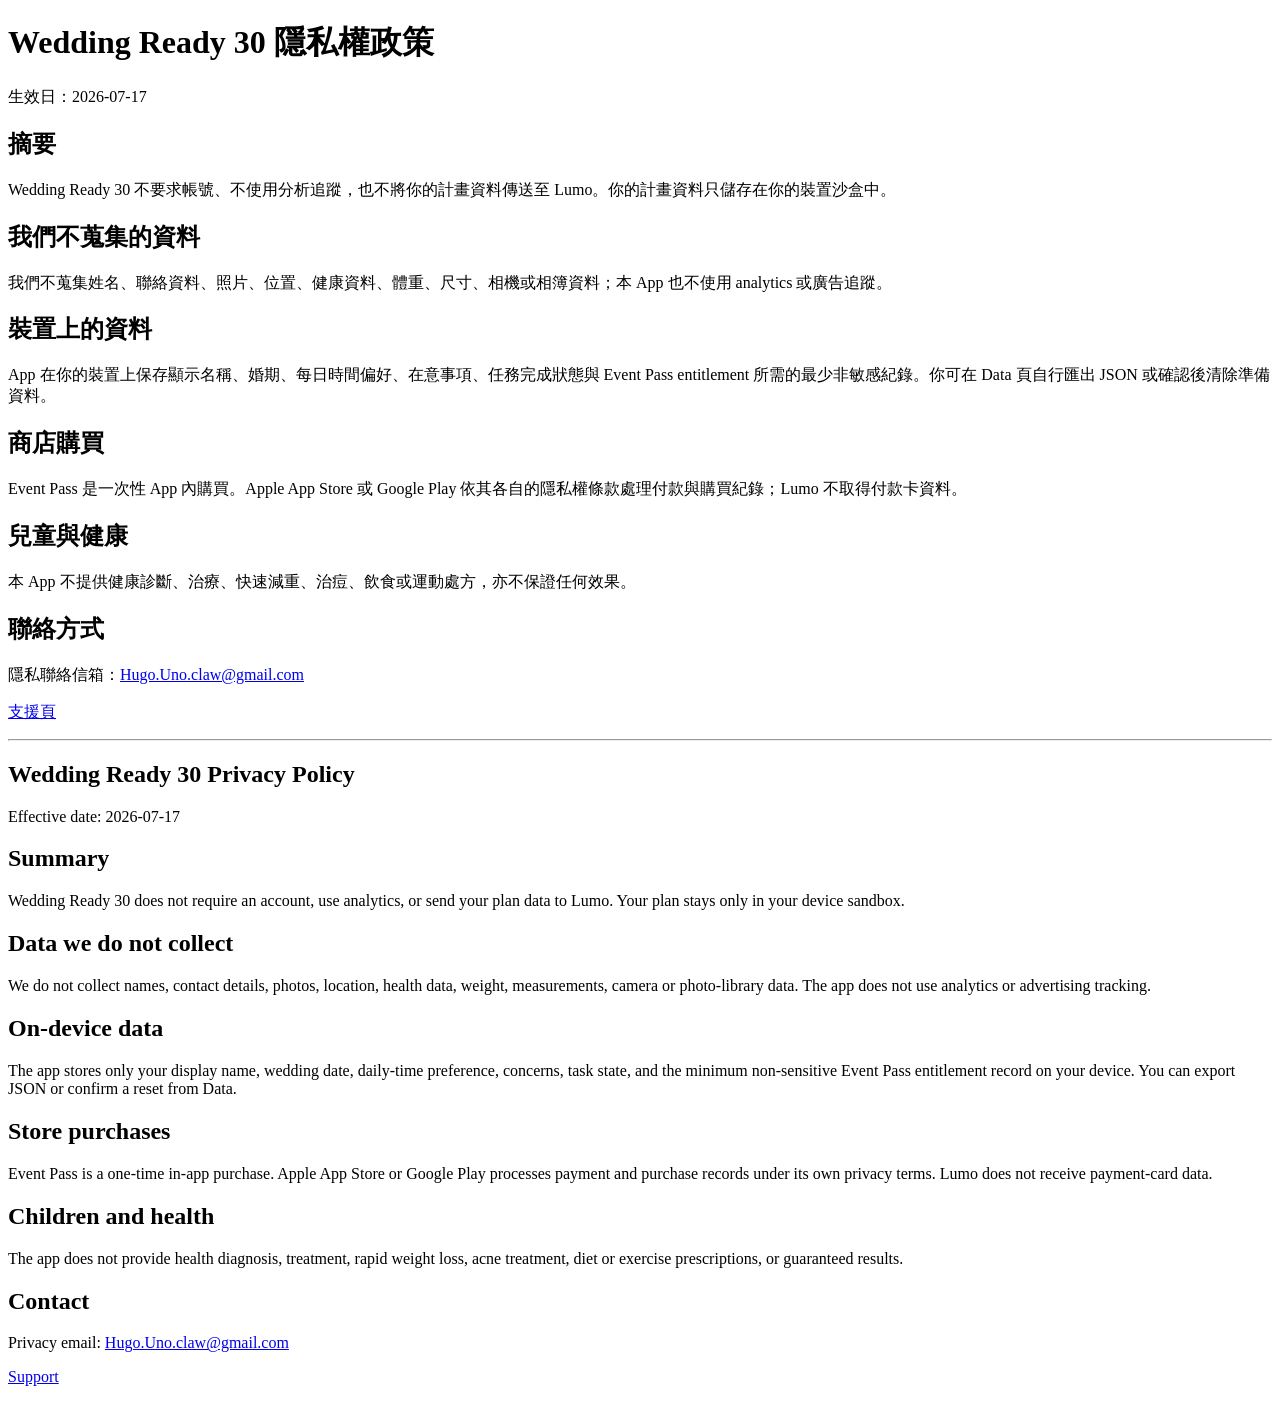
<file: wedding-ready-30/privacy/index.html>
<!doctype html>
<html lang="zh-Hant">
<head>
  <meta charset="utf-8">
  <meta name="viewport" content="width=device-width, initial-scale=1">
  <meta name="robots" content="noindex,nofollow,noarchive">
  <title>Wedding Ready 30 Privacy Policy</title>
</head>
<body>
  <main>
    <h1>Wedding Ready 30 隱私權政策</h1>
    <p>生效日：2026-07-17</p>
    <h2>摘要</h2>
    <p>Wedding Ready 30 不要求帳號、不使用分析追蹤，也不將你的計畫資料傳送至 Lumo。你的計畫資料只儲存在你的裝置沙盒中。</p>
    <h2>我們不蒐集的資料</h2>
    <p>我們不蒐集姓名、聯絡資料、照片、位置、健康資料、體重、尺寸、相機或相簿資料；本 App 也不使用 analytics 或廣告追蹤。</p>
    <h2>裝置上的資料</h2>
    <p>App 在你的裝置上保存顯示名稱、婚期、每日時間偏好、在意事項、任務完成狀態與 Event Pass entitlement 所需的最少非敏感紀錄。你可在 Data 頁自行匯出 JSON 或確認後清除準備資料。</p>
    <h2>商店購買</h2>
    <p>Event Pass 是一次性 App 內購買。Apple App Store 或 Google Play 依其各自的隱私權條款處理付款與購買紀錄；Lumo 不取得付款卡資料。</p>
    <h2>兒童與健康</h2>
    <p>本 App 不提供健康診斷、治療、快速減重、治痘、飲食或運動處方，亦不保證任何效果。</p>
    <h2>聯絡方式</h2>
    <p>隱私聯絡信箱：<a href="mailto:Hugo.Uno.claw@gmail.com">Hugo.Uno.claw@gmail.com</a></p>
    <p><a href="../support/index.html">支援頁</a></p>
    <hr>
    <section lang="en">
      <h1>Wedding Ready 30 Privacy Policy</h1>
      <p>Effective date: 2026-07-17</p>
      <h2>Summary</h2>
      <p>Wedding Ready 30 does not require an account, use analytics, or send your plan data to Lumo. Your plan stays only in your device sandbox.</p>
      <h2>Data we do not collect</h2>
      <p>We do not collect names, contact details, photos, location, health data, weight, measurements, camera or photo-library data. The app does not use analytics or advertising tracking.</p>
      <h2>On-device data</h2>
      <p>The app stores only your display name, wedding date, daily-time preference, concerns, task state, and the minimum non-sensitive Event Pass entitlement record on your device. You can export JSON or confirm a reset from Data.</p>
      <h2>Store purchases</h2>
      <p>Event Pass is a one-time in-app purchase. Apple App Store or Google Play processes payment and purchase records under its own privacy terms. Lumo does not receive payment-card data.</p>
      <h2>Children and health</h2>
      <p>The app does not provide health diagnosis, treatment, rapid weight loss, acne treatment, diet or exercise prescriptions, or guaranteed results.</p>
      <h2>Contact</h2>
      <p>Privacy email: <a href="mailto:Hugo.Uno.claw@gmail.com">Hugo.Uno.claw@gmail.com</a></p>
      <p><a href="../support/index.html">Support</a></p>
    </section>
  </main>
</body>
</html>
</file>
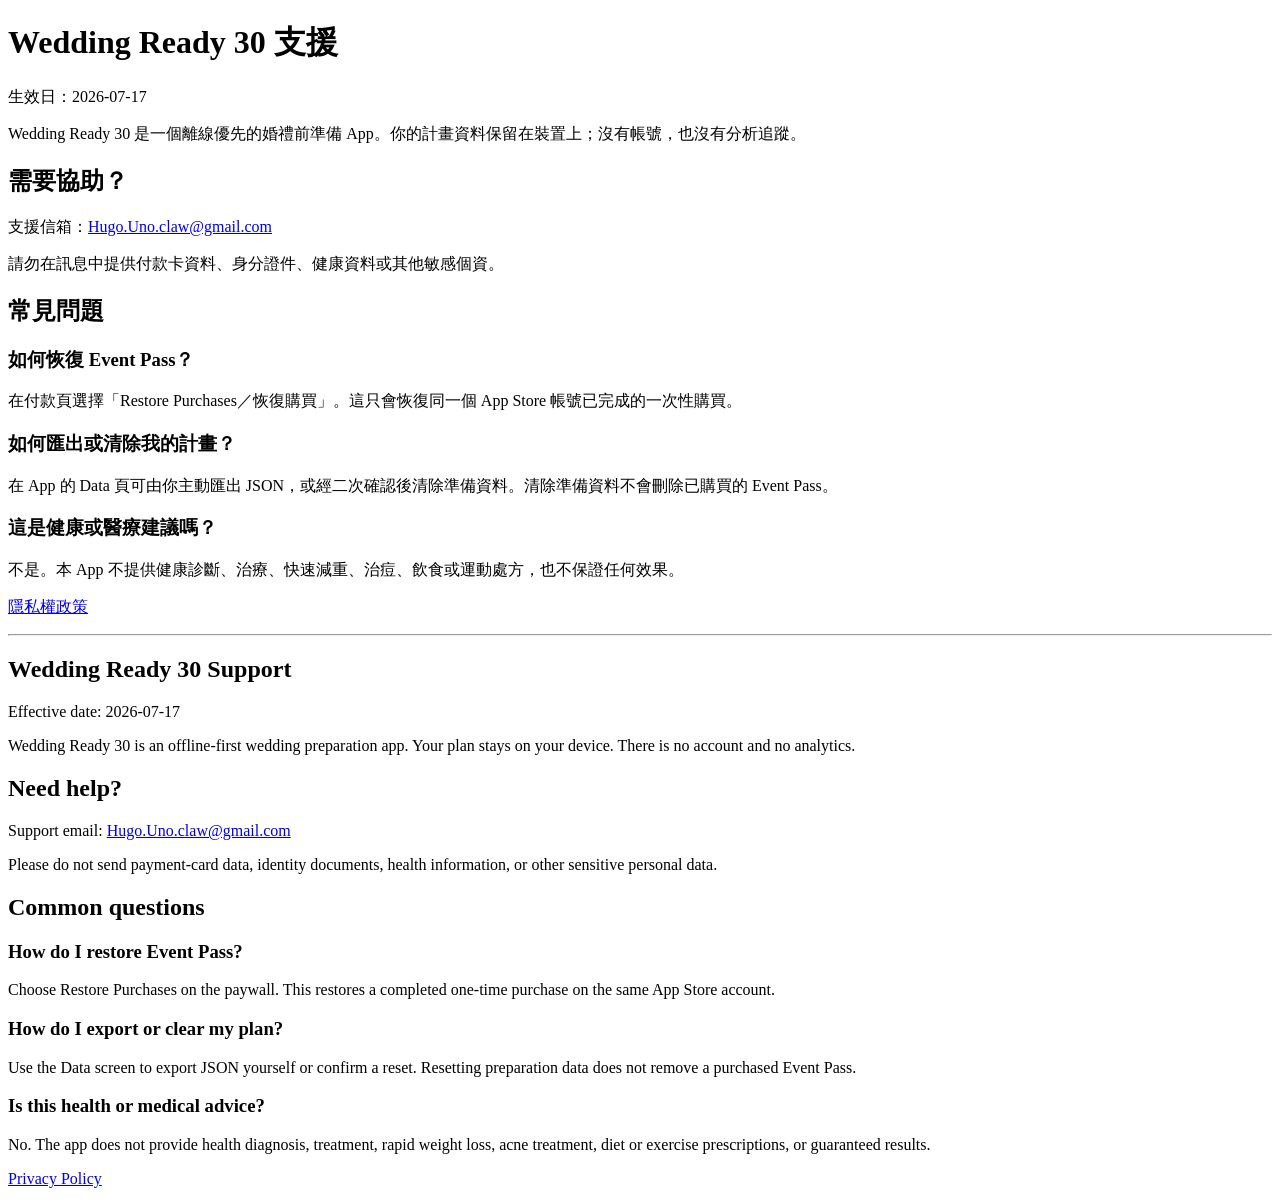
<file: wedding-ready-30/support/index.html>
<!doctype html>
<html lang="zh-Hant">
<head>
  <meta charset="utf-8">
  <meta name="viewport" content="width=device-width, initial-scale=1">
  <meta name="robots" content="noindex,nofollow,noarchive">
  <title>Wedding Ready 30 Support</title>
</head>
<body>
  <main>
    <h1>Wedding Ready 30 支援</h1>
    <p>生效日：2026-07-17</p>
    <p>Wedding Ready 30 是一個離線優先的婚禮前準備 App。你的計畫資料保留在裝置上；沒有帳號，也沒有分析追蹤。</p>
    <h2>需要協助？</h2>
    <p>支援信箱：<a href="mailto:Hugo.Uno.claw@gmail.com">Hugo.Uno.claw@gmail.com</a></p>
    <p>請勿在訊息中提供付款卡資料、身分證件、健康資料或其他敏感個資。</p>
    <h2>常見問題</h2>
    <h3>如何恢復 Event Pass？</h3>
    <p>在付款頁選擇「Restore Purchases／恢復購買」。這只會恢復同一個 App Store 帳號已完成的一次性購買。</p>
    <h3>如何匯出或清除我的計畫？</h3>
    <p>在 App 的 Data 頁可由你主動匯出 JSON，或經二次確認後清除準備資料。清除準備資料不會刪除已購買的 Event Pass。</p>
    <h3>這是健康或醫療建議嗎？</h3>
    <p>不是。本 App 不提供健康診斷、治療、快速減重、治痘、飲食或運動處方，也不保證任何效果。</p>
    <p><a href="../privacy/index.html">隱私權政策</a></p>
    <hr>
    <section lang="en">
      <h1>Wedding Ready 30 Support</h1>
      <p>Effective date: 2026-07-17</p>
      <p>Wedding Ready 30 is an offline-first wedding preparation app. Your plan stays on your device. There is no account and no analytics.</p>
      <h2>Need help?</h2>
      <p>Support email: <a href="mailto:Hugo.Uno.claw@gmail.com">Hugo.Uno.claw@gmail.com</a></p>
      <p>Please do not send payment-card data, identity documents, health information, or other sensitive personal data.</p>
      <h2>Common questions</h2>
      <h3>How do I restore Event Pass?</h3>
      <p>Choose Restore Purchases on the paywall. This restores a completed one-time purchase on the same App Store account.</p>
      <h3>How do I export or clear my plan?</h3>
      <p>Use the Data screen to export JSON yourself or confirm a reset. Resetting preparation data does not remove a purchased Event Pass.</p>
      <h3>Is this health or medical advice?</h3>
      <p>No. The app does not provide health diagnosis, treatment, rapid weight loss, acne treatment, diet or exercise prescriptions, or guaranteed results.</p>
      <p><a href="../privacy/index.html">Privacy Policy</a></p>
    </section>
  </main>
</body>
</html>
</file>
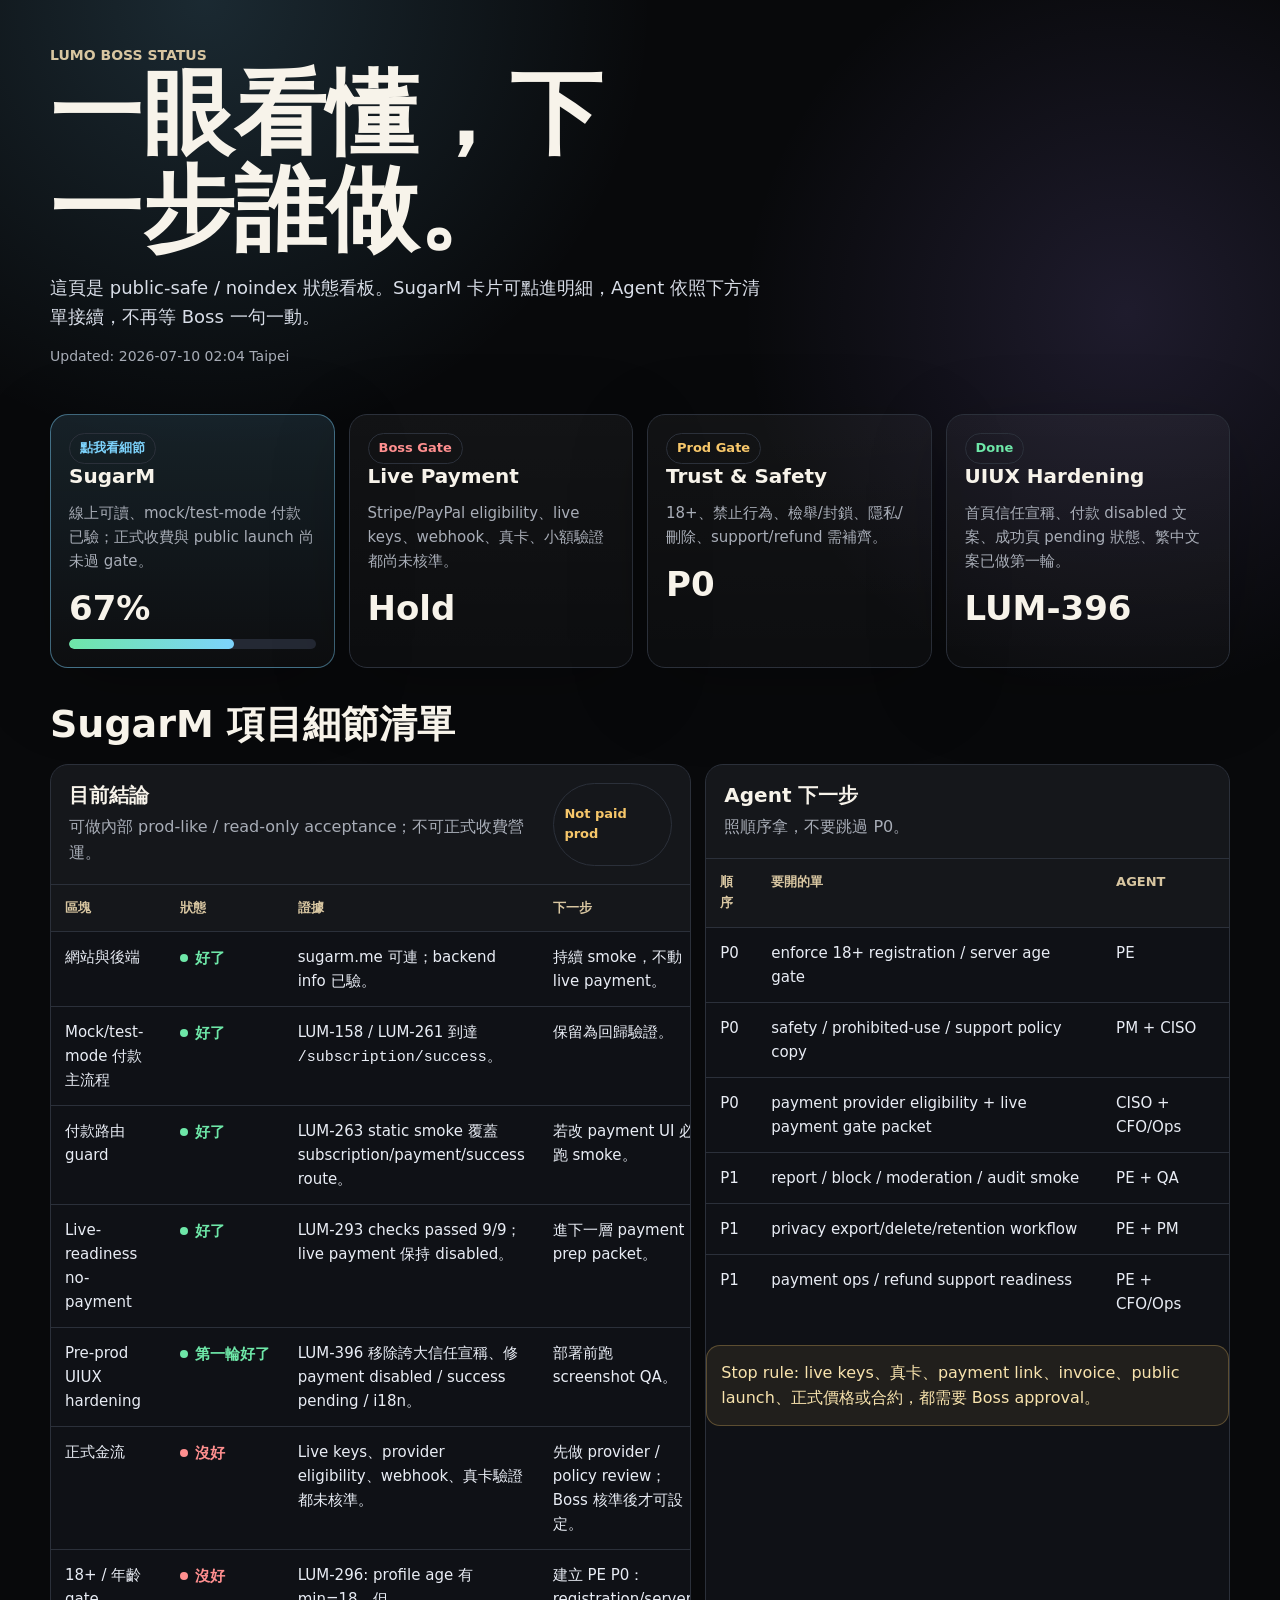
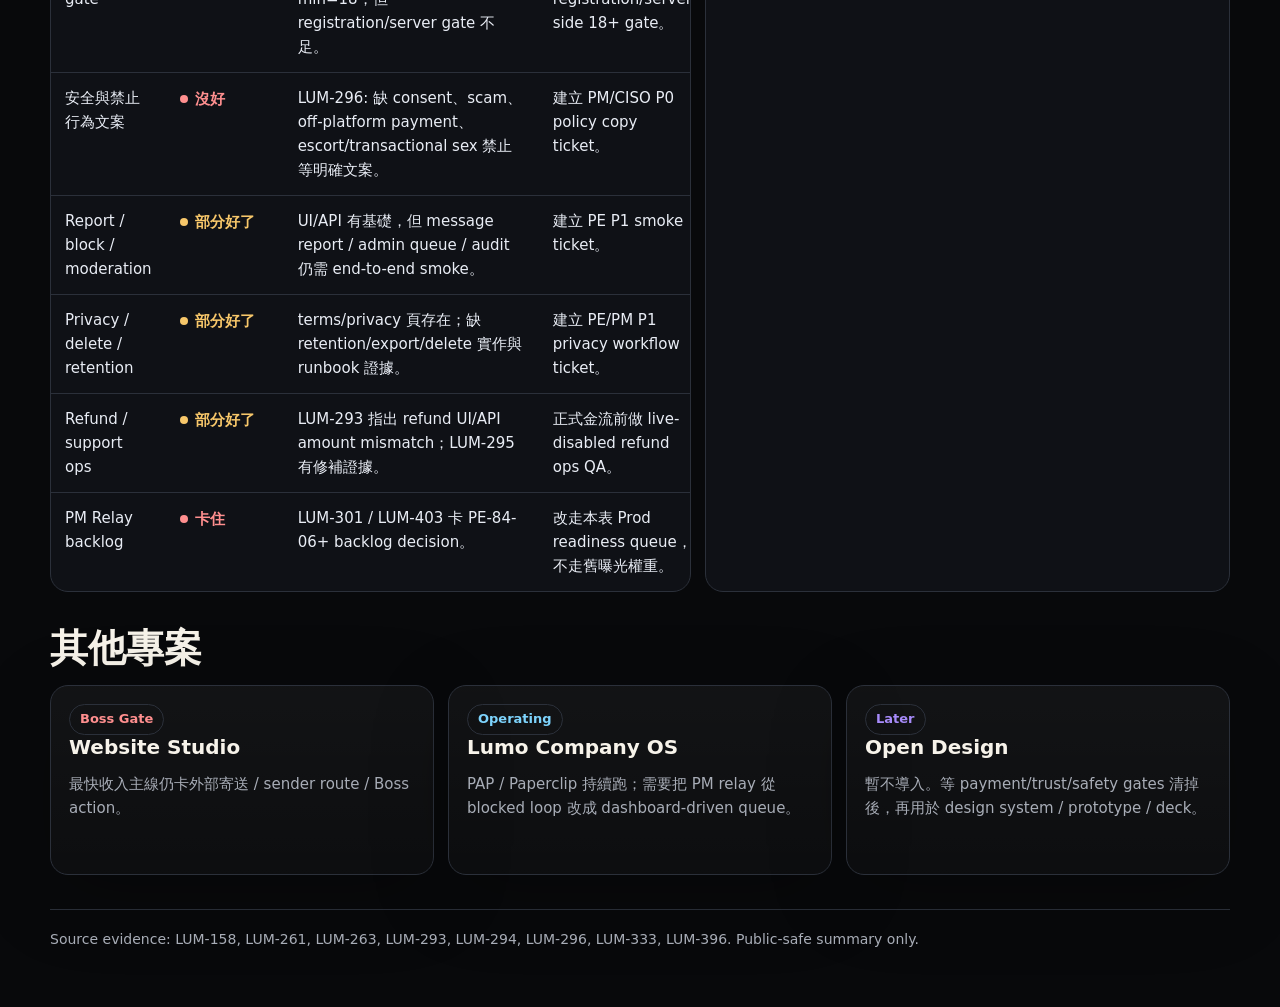
<file: status.html>
<!doctype html>
<html lang="zh-Hant">
<head>
  <meta charset="utf-8">
  <meta name="viewport" content="width=device-width, initial-scale=1">
  <meta name="robots" content="noindex,nofollow">
  <title>Lumo Status</title>
  <style>
    :root {
      color-scheme: dark;
      --bg: #08090b;
      --panel: #111318;
      --panel-2: #171a21;
      --line: #2b303a;
      --text: #f7f3ea;
      --muted: #a8adb7;
      --soft: #d8c6a1;
      --ok: #6ee7a8;
      --work: #7dd3fc;
      --warn: #f7c76a;
      --bad: #ff8f8f;
      --hold: #a78bfa;
    }

    * { box-sizing: border-box; }
    html { scroll-behavior: smooth; }
    body {
      margin: 0;
      background:
        radial-gradient(circle at 16% 0%, rgba(125, 211, 252, .16), transparent 28rem),
        radial-gradient(circle at 88% 12%, rgba(167, 139, 250, .14), transparent 24rem),
        var(--bg);
      color: var(--text);
      font-family: "PingFang TC", "Noto Sans TC", "Microsoft JhengHei UI", "Microsoft JhengHei", system-ui, sans-serif;
      line-height: 1.6;
    }

    main { width: min(1180px, calc(100% - 28px)); min-width: 0; margin: auto; padding: 26px 0 56px; }
    header { padding: 18px 0 24px; }
    h1, h2, h3, p { margin: 0; overflow-wrap: anywhere; }
    h1 { max-width: 860px; font-size: clamp(44px, 8vw, 92px); line-height: 1.04; letter-spacing: 0; font-weight: 760; text-wrap: balance; }
    h2 { margin: 34px 0 14px; font-size: clamp(26px, 3vw, 38px); line-height: 1.18; }
    h3 { font-size: 20px; line-height: 1.25; }
    p, .muted { color: var(--muted); }
    a { color: inherit; text-decoration: none; }

    .topline { color: var(--soft); font-size: 14px; font-weight: 800; text-transform: uppercase; }
    .stamp { margin-top: 14px; color: var(--muted); font-size: 14px; }
    .hero-copy { max-width: 720px; margin-top: 16px; font-size: 18px; color: #d9dee8; }

    .grid { display: grid; min-width: 0; gap: 14px; }
    .cards { grid-template-columns: repeat(4, minmax(0, 1fr)); margin-top: 22px; }
    .projects { grid-template-columns: repeat(auto-fit, minmax(250px, 1fr)); }

    .card {
      display: block;
      min-width: 0;
      min-height: 190px;
      border: 1px solid var(--line);
      border-radius: 18px;
      padding: 18px;
      background: linear-gradient(180deg, rgba(255,255,255,.045), rgba(255,255,255,.02));
      box-shadow: 0 20px 80px rgba(0,0,0,.22);
    }
    .card:hover { border-color: rgba(216,198,161,.55); transform: translateY(-1px); }
    .card.sugarm { border-color: rgba(125, 211, 252, .45); background: linear-gradient(180deg, rgba(125,211,252,.12), rgba(255,255,255,.025)); }
    .card .body { margin-top: 12px; color: var(--muted); font-size: 15px; }
    .metric { margin-top: 18px; font-size: 34px; font-weight: 780; line-height: 1; }

    .pill {
      display: inline-flex;
      align-items: center;
      min-height: 28px;
      padding: 4px 10px;
      border-radius: 999px;
      border: 1px solid var(--line);
      font-size: 13px;
      font-weight: 820;
      color: var(--soft);
    }
    .ok { color: var(--ok); }
    .work { color: var(--work); }
    .warn { color: var(--warn); }
    .bad { color: var(--bad); }
    .hold { color: var(--hold); }

    .summary {
      display: grid;
      grid-template-columns: 1.1fr .9fr;
      gap: 14px;
      align-items: stretch;
      margin-top: 18px;
      min-width: 0;
    }

    .panel {
      min-width: 0;
      max-width: 100%;
      border: 1px solid var(--line);
      border-radius: 18px;
      background: rgba(17,19,24,.86);
      overflow: hidden;
    }
    .panel-head {
      display: flex;
      justify-content: space-between;
      gap: 16px;
      padding: 18px;
      border-bottom: 1px solid var(--line);
      background: rgba(255,255,255,.025);
    }
    .panel-head p { margin-top: 6px; }

    .progress {
      height: 10px;
      margin-top: 14px;
      border-radius: 999px;
      background: #242934;
      overflow: hidden;
    }
    .progress span { display: block; height: 100%; border-radius: inherit; background: linear-gradient(90deg, var(--ok), var(--work)); }

    table { width: 100%; border-collapse: collapse; }
    th, td { padding: 13px 14px; border-bottom: 1px solid var(--line); vertical-align: top; text-align: left; }
    th { color: var(--soft); font-size: 13px; text-transform: uppercase; letter-spacing: 0; background: rgba(255,255,255,.025); }
    td { color: #e9edf5; font-size: 15px; }
    td small { display: block; margin-top: 4px; color: var(--muted); font-size: 13px; }
    tr:last-child td { border-bottom: 0; }

    .status-dot {
      display: inline-flex;
      align-items: center;
      gap: 7px;
      white-space: nowrap;
      font-weight: 760;
    }
    .status-dot:before {
      content: "";
      width: 8px;
      height: 8px;
      border-radius: 999px;
      background: currentColor;
    }

    .cta-row { display: flex; flex-wrap: wrap; gap: 10px; margin-top: 18px; }
    .button {
      display: inline-flex;
      align-items: center;
      min-height: 40px;
      padding: 9px 13px;
      border: 1px solid var(--line);
      border-radius: 12px;
      color: var(--text);
      background: rgba(255,255,255,.04);
      font-weight: 760;
    }

    .note {
      margin-top: 16px;
      padding: 14px;
      border: 1px solid rgba(247,199,106,.28);
      border-radius: 14px;
      color: #f8e3ad;
      background: rgba(247,199,106,.08);
    }

    footer { margin-top: 34px; padding-top: 18px; border-top: 1px solid var(--line); color: var(--muted); font-size: 14px; }

    @media (max-width: 840px) {
      main { width: calc(100vw - 22px); max-width: calc(100vw - 22px); overflow-x: hidden; padding-top: 18px; }
      h1 { max-width: 330px; font-size: 38px; line-height: 1.16; word-break: keep-all; }
      .hero-copy, .card .body, td { font-size: 16px; white-space: normal; word-break: break-word; overflow-wrap: anywhere; }
      .cards, .summary { grid-template-columns: 1fr; }
      .cards, .projects, .summary, .card { width: 100%; max-width: calc(100vw - 22px); }
      .card { min-height: auto; overflow: hidden; }
      .panel { overflow-x: auto; }
      table { min-width: 760px; }
      .panel-head { display: block; }
    }
  </style>
</head>
<body>
<main>
  <header>
    <div class="topline">Lumo Boss Status</div>
    <h1>一眼看懂，下一步誰做。</h1>
    <p class="hero-copy">這頁是 public-safe / noindex 狀態看板。SugarM 卡片可點進明細，Agent 依照下方清單接續，不再等 Boss 一句一動。</p>
    <p class="stamp">Updated: 2026-07-10 02:04 Taipei</p>
  </header>

  <section class="grid cards" aria-label="project summary">
    <a class="card sugarm" href="#sugarm">
      <span class="pill work">點我看細節</span>
      <h3>SugarM</h3>
      <p class="body">線上可讀、mock/test-mode 付款已驗；正式收費與 public launch 尚未過 gate。</p>
      <div class="metric">67%</div>
      <div class="progress"><span style="width:67%"></span></div>
    </a>
    <article class="card">
      <span class="pill bad">Boss Gate</span>
      <h3>Live Payment</h3>
      <p class="body">Stripe/PayPal eligibility、live keys、webhook、真卡、小額驗證都尚未核準。</p>
      <div class="metric">Hold</div>
    </article>
    <article class="card">
      <span class="pill warn">Prod Gate</span>
      <h3>Trust & Safety</h3>
      <p class="body">18+、禁止行為、檢舉/封鎖、隱私/刪除、support/refund 需補齊。</p>
      <div class="metric">P0</div>
    </article>
    <article class="card">
      <span class="pill ok">Done</span>
      <h3>UIUX Hardening</h3>
      <p class="body">首頁信任宣稱、付款 disabled 文案、成功頁 pending 狀態、繁中文案已做第一輪。</p>
      <div class="metric">LUM-396</div>
    </article>
  </section>

  <section id="sugarm">
    <h2>SugarM 項目細節清單</h2>
    <div class="summary">
      <div class="panel">
        <div class="panel-head">
          <div>
            <h3>目前結論</h3>
            <p>可做內部 prod-like / read-only acceptance；不可正式收費營運。</p>
          </div>
          <span class="pill warn">Not paid prod</span>
        </div>
        <table>
          <thead>
            <tr>
              <th>區塊</th>
              <th>狀態</th>
              <th>證據</th>
              <th>下一步</th>
              <th>Owner</th>
            </tr>
          </thead>
          <tbody>
            <tr>
              <td>網站與後端</td>
              <td><span class="status-dot ok">好了</span></td>
              <td>sugarm.me 可連；backend info 已驗。</td>
              <td>持續 smoke，不動 live payment。</td>
              <td>PE</td>
            </tr>
            <tr>
              <td>Mock/test-mode 付款主流程</td>
              <td><span class="status-dot ok">好了</span></td>
              <td>LUM-158 / LUM-261 到達 <code>/subscription/success</code>。</td>
              <td>保留為回歸驗證。</td>
              <td>PE</td>
            </tr>
            <tr>
              <td>付款路由 guard</td>
              <td><span class="status-dot ok">好了</span></td>
              <td>LUM-263 static smoke 覆蓋 subscription/payment/success route。</td>
              <td>若改 payment UI 必跑 smoke。</td>
              <td>PE</td>
            </tr>
            <tr>
              <td>Live-readiness no-payment</td>
              <td><span class="status-dot ok">好了</span></td>
              <td>LUM-293 checks passed 9/9；live payment 保持 disabled。</td>
              <td>進下一層 payment prep packet。</td>
              <td>PE</td>
            </tr>
            <tr>
              <td>Pre-prod UIUX hardening</td>
              <td><span class="status-dot ok">第一輪好了</span></td>
              <td>LUM-396 移除誇大信任宣稱、修 payment disabled / success pending / i18n。</td>
              <td>部署前跑 screenshot QA。</td>
              <td>PE / UIUX</td>
            </tr>
            <tr>
              <td>正式金流</td>
              <td><span class="status-dot bad">沒好</span></td>
              <td>Live keys、provider eligibility、webhook、真卡驗證都未核準。</td>
              <td>先做 provider / policy review；Boss 核準後才可設定。</td>
              <td>Boss / CEO / PE</td>
            </tr>
            <tr>
              <td>18+ / 年齡 gate</td>
              <td><span class="status-dot bad">沒好</span></td>
              <td>LUM-296: profile age 有 min=18，但 registration/server gate 不足。</td>
              <td>建立 PE P0：registration/server-side 18+ gate。</td>
              <td>PE + CISO</td>
            </tr>
            <tr>
              <td>安全與禁止行為文案</td>
              <td><span class="status-dot bad">沒好</span></td>
              <td>LUM-296: 缺 consent、scam、off-platform payment、escort/transactional sex 禁止等明確文案。</td>
              <td>建立 PM/CISO P0 policy copy ticket。</td>
              <td>PM + CISO</td>
            </tr>
            <tr>
              <td>Report / block / moderation</td>
              <td><span class="status-dot warn">部分好了</span></td>
              <td>UI/API 有基礎，但 message report / admin queue / audit 仍需 end-to-end smoke。</td>
              <td>建立 PE P1 smoke ticket。</td>
              <td>PE / QA</td>
            </tr>
            <tr>
              <td>Privacy / delete / retention</td>
              <td><span class="status-dot warn">部分好了</span></td>
              <td>terms/privacy 頁存在；缺 retention/export/delete 實作與 runbook 證據。</td>
              <td>建立 PE/PM P1 privacy workflow ticket。</td>
              <td>PE + PM</td>
            </tr>
            <tr>
              <td>Refund / support ops</td>
              <td><span class="status-dot warn">部分好了</span></td>
              <td>LUM-293 指出 refund UI/API amount mismatch；LUM-295 有修補證據。</td>
              <td>正式金流前做 live-disabled refund ops QA。</td>
              <td>PE + CFO/Ops</td>
            </tr>
            <tr>
              <td>PM Relay backlog</td>
              <td><span class="status-dot bad">卡住</span></td>
              <td>LUM-301 / LUM-403 卡 PE-84-06+ backlog decision。</td>
              <td>改走本表 Prod readiness queue，不走舊曝光權重。</td>
              <td>CEO / PM</td>
            </tr>
          </tbody>
        </table>
      </div>

      <aside class="panel">
        <div class="panel-head">
          <div>
            <h3>Agent 下一步</h3>
            <p>照順序拿，不要跳過 P0。</p>
          </div>
        </div>
        <table>
          <thead>
            <tr>
              <th>順序</th>
              <th>要開的單</th>
              <th>Agent</th>
            </tr>
          </thead>
          <tbody>
            <tr>
              <td>P0</td>
              <td>enforce 18+ registration / server age gate</td>
              <td>PE</td>
            </tr>
            <tr>
              <td>P0</td>
              <td>safety / prohibited-use / support policy copy</td>
              <td>PM + CISO</td>
            </tr>
            <tr>
              <td>P0</td>
              <td>payment provider eligibility + live payment gate packet</td>
              <td>CISO + CFO/Ops</td>
            </tr>
            <tr>
              <td>P1</td>
              <td>report / block / moderation / audit smoke</td>
              <td>PE + QA</td>
            </tr>
            <tr>
              <td>P1</td>
              <td>privacy export/delete/retention workflow</td>
              <td>PE + PM</td>
            </tr>
            <tr>
              <td>P1</td>
              <td>payment ops / refund support readiness</td>
              <td>PE + CFO/Ops</td>
            </tr>
          </tbody>
        </table>
        <div class="note">Stop rule: live keys、真卡、payment link、invoice、public launch、正式價格或合約，都需要 Boss approval。</div>
      </aside>
    </div>
  </section>

  <section>
    <h2>其他專案</h2>
    <div class="grid projects">
      <article class="card">
        <span class="pill bad">Boss Gate</span>
        <h3>Website Studio</h3>
        <p class="body">最快收入主線仍卡外部寄送 / sender route / Boss action。</p>
      </article>
      <article class="card">
        <span class="pill work">Operating</span>
        <h3>Lumo Company OS</h3>
        <p class="body">PAP / Paperclip 持續跑；需要把 PM relay 從 blocked loop 改成 dashboard-driven queue。</p>
      </article>
      <article class="card">
        <span class="pill hold">Later</span>
        <h3>Open Design</h3>
        <p class="body">暫不導入。等 payment/trust/safety gates 清掉後，再用於 design system / prototype / deck。</p>
      </article>
    </div>
  </section>

  <footer>
    Source evidence: LUM-158, LUM-261, LUM-263, LUM-293, LUM-294, LUM-296, LUM-333, LUM-396. Public-safe summary only.
  </footer>
</main>
</body>
</html>
</file>
<file: assets/index-DFBLAHdL.css>
.color-bends-container{position:relative;width:100%;height:100%;overflow:hidden}:root{color-scheme:dark;--font-cjk: "PingFang TC", "Noto Sans TC", "Microsoft JhengHei UI", "Microsoft JhengHei", system-ui, sans-serif;--font-latin: Inter, ui-sans-serif, system-ui, -apple-system, BlinkMacSystemFont, "Segoe UI", sans-serif;font-family:var(--font-latin);background:#050507;color:#f7f3ea;font-synthesis-weight:none;-webkit-font-smoothing:antialiased;text-rendering:geometricPrecision}*{box-sizing:border-box}html{scroll-behavior:smooth}body{margin:0;overflow-x:hidden}a{color:inherit;text-decoration:none}button{color:inherit;font:inherit}.site-shell{position:relative;min-height:100svh;overflow:hidden}.color-bends-container.bends{position:fixed;top:-24vh;right:-32vw;bottom:-18vh;left:-32vw;width:auto;height:auto;z-index:-2}.site-shell:before{content:"";position:fixed;top:0;right:0;bottom:0;left:0;z-index:-1;background:radial-gradient(circle at 74% 12%,#0000,#00000042 42%,#000000a8 82%),linear-gradient(180deg,#0000001f,#00000080 68%,#000000d6),linear-gradient(90deg,#00000080,#0000001a 42%,#0000009e);pointer-events:none}.nav{position:fixed;top:0;left:0;right:0;z-index:10;display:flex;justify-content:space-between;align-items:center;padding:28px clamp(22px,4vw,58px);font-size:14px;font-weight:560;letter-spacing:0}.brand{font-family:var(--font-latin);font-size:26px;font-weight:720;line-height:1}.nav div{display:flex;align-items:center;gap:clamp(18px,3vw,48px)}.lang-toggle{padding:0;border:0;background:transparent;cursor:pointer}.hero{min-height:112svh;display:grid;align-content:end;padding:120px clamp(22px,5vw,72px) clamp(150px,14vw,220px)}.eyebrow,.method-copy p{font-family:var(--font-latin);margin:0 0 20px;color:#f7f3ea85;font-size:clamp(13px,1.1vw,16px);font-weight:650;text-transform:uppercase}h1{max-width:980px;margin:0;font-family:var(--font-latin);font-size:clamp(58px,8vw,128px);line-height:.9;letter-spacing:0;font-weight:520;text-wrap:balance;text-shadow:0 18px 52px rgba(0,0,0,.72)}h1 span{display:block;opacity:0;transform:translateY(24px);animation:rise .9s cubic-bezier(.16,1,.3,1) forwards}h1 span:nth-child(2){animation-delay:.12s}h1 span:nth-child(3){animation-delay:.24s}.lead{width:min(520px,100%);margin:44px 6vw 0 auto;color:#f7f3eaa3;font-family:var(--font-latin);font-size:clamp(18px,1.55vw,24px);line-height:1.42;font-weight:560;letter-spacing:0}.method{min-height:96svh;display:grid;grid-template-columns:minmax(280px,.7fr) minmax(0,1fr);gap:clamp(34px,7vw,112px);align-items:center;padding:clamp(20px,4vw,68px) clamp(22px,5vw,72px) clamp(120px,14vw,190px);background:transparent}.method-copy{position:sticky;top:120px}.method-copy:before{content:"";position:absolute;top:-32px;right:-28px;bottom:-32px;left:-28px;z-index:-1;background:radial-gradient(ellipse at 28% 48%,rgba(0,0,0,.82),rgba(0,0,0,.46) 48%,transparent 76%);filter:blur(18px);pointer-events:none}h2{max-width:560px;margin:0;font-family:var(--font-latin);font-size:clamp(42px,4.8vw,78px);line-height:.94;letter-spacing:0;font-weight:520}.method-copy a{display:inline-flex;margin-top:34px;padding:15px 20px;border:1px solid rgba(247,243,234,.28);border-radius:999px;color:#f7f3ea;background:#f7f3ea0f;font-size:15px;font-weight:560}.method-detail{position:relative;display:grid;gap:clamp(28px,4vw,52px);padding-top:clamp(96px,13vw,190px)}.method-statement{position:relative;margin:0;font-family:var(--font-latin);max-width:720px;color:#f7f3eae6;font-size:clamp(34px,3.7vw,60px);line-height:1.06;letter-spacing:0;font-weight:520}.quiet-notes{margin:0;max-width:560px;color:#f7f3ea75;font-size:clamp(12px,1vw,14px);font-weight:620;text-transform:uppercase}.quiet-notes span:before{content:" / ";color:#f7f3ea47}.workflow{min-height:100svh;display:grid;grid-template-columns:minmax(320px,.72fr) minmax(0,1fr);gap:clamp(42px,8vw,132px);align-items:start;padding:clamp(92px,12vw,180px) clamp(22px,5vw,72px) clamp(120px,14vw,190px)}.workflow-head{position:sticky;top:120px}.workflow-head p{margin:0 0 20px;color:#f7f3ea85;font-size:clamp(13px,1.1vw,16px);font-weight:650;text-transform:uppercase}.workflow-body{display:grid;gap:clamp(36px,5vw,70px)}.workflow-body>p{max-width:720px;margin:0;color:#f7f3eaad;font-size:clamp(22px,2.1vw,34px);line-height:1.25;font-weight:520}.workflow-steps{display:grid;margin:0;padding:0;list-style:none;border-top:1px solid rgba(247,243,234,.22)}.workflow-steps li{display:grid;grid-template-columns:86px minmax(190px,.38fr) minmax(0,1fr);gap:clamp(18px,3vw,46px);align-items:baseline;padding:26px 0;border-bottom:1px solid rgba(247,243,234,.16)}.workflow-steps span{color:#f7f3ea61;font-size:15px;font-weight:650}.workflow-steps strong{color:#f7f3eaeb;font-size:clamp(28px,2.9vw,46px);line-height:1;font-weight:520}.workflow-steps em{color:#f7f3ea8f;font-size:clamp(16px,1.25vw,20px);line-height:1.48;font-style:normal}@keyframes rise{to{opacity:1;transform:translateY(0)}}@keyframes pulse{50%{transform:translate(-4%,-5%) rotate(12deg) scale(1.08)}}:lang(zh-Hant){font-family:var(--font-cjk)}:lang(zh-Hant) .nav,:lang(zh-Hant) .lead,:lang(zh-Hant) h1,:lang(zh-Hant) h2,:lang(zh-Hant) .method-statement,:lang(zh-Hant) .quiet-notes,:lang(zh-Hant) .workflow-head,:lang(zh-Hant) .workflow-body,:lang(zh-Hant) .workflow-steps{font-family:var(--font-cjk)}:lang(zh-Hant) h1{max-width:860px;font-size:clamp(50px,7.1vw,112px);line-height:1.08;font-weight:560}:lang(zh-Hant) .lead{max-width:540px;font-size:clamp(17px,1.55vw,23px);line-height:1.72;font-weight:480}:lang(zh-Hant) h2{max-width:620px;font-size:clamp(38px,4.2vw,68px);line-height:1.12;font-weight:560}:lang(zh-Hant) .method-statement{max-width:720px;font-size:clamp(34px,3.55vw,58px);line-height:1.16;font-weight:540}:lang(zh-Hant) .quiet-notes{letter-spacing:0;font-weight:520}:lang(zh-Hant) .workflow-head h2{max-width:660px;font-size:clamp(36px,4.1vw,66px);line-height:1.14;font-weight:560}:lang(zh-Hant) .workflow-body>p{max-width:720px;font-size:clamp(19px,1.8vw,28px);line-height:1.68;font-weight:480}:lang(zh-Hant) .workflow-steps strong{font-size:clamp(25px,2.5vw,38px);line-height:1.18;font-weight:560}:lang(zh-Hant) .workflow-steps em{line-height:1.72}@media(max-width:760px){.color-bends-container.bends{top:-18vh;right:-86vw;bottom:-8vh;left:-86vw}.nav{padding:22px}.nav div{gap:14px}.hero{min-height:96svh;padding-top:100px;padding-bottom:104px}h1{font-size:clamp(54px,16vw,72px)}h2{font-size:clamp(42px,12vw,54px)}:lang(zh-Hant) h1{font-size:clamp(48px,14vw,62px);line-height:1.1}:lang(zh-Hant) h2{font-size:clamp(34px,10vw,46px)}.lead{margin-left:0}.method{display:block;min-height:auto;padding-top:86px;padding-bottom:96px}.method-copy{position:static;margin-bottom:42px}.method-copy:before{top:-22px;right:-18px;bottom:-22px;left:-18px;background:linear-gradient(90deg,rgba(0,0,0,.86),rgba(0,0,0,.62) 68%,transparent)}.method-statement{font-size:clamp(34px,10vw,44px)}:lang(zh-Hant) .method-statement{font-size:clamp(32px,9.2vw,42px)}.quiet-notes span{display:block;margin-top:10px}.quiet-notes span:before{content:""}.workflow{display:block;min-height:auto;padding-top:100px}.workflow-head{position:static;margin-bottom:42px}.workflow-body>p{font-size:clamp(20px,6vw,28px)}:lang(zh-Hant) .workflow-body>p{font-size:clamp(18px,5vw,23px)}.workflow-steps li{grid-template-columns:1fr;gap:10px;padding:24px 0}.workflow-steps strong{font-size:clamp(30px,8.8vw,40px)}:lang(zh-Hant) .workflow-steps strong{font-size:clamp(25px,7.2vw,34px)}}
</file>
<file: assets/escape-airways.css>
.escape-project {
  width: min(1180px, calc(100% - 44px));
  margin: 0 auto clamp(84px, 12vw, 160px);
  padding: clamp(30px, 5vw, 64px);
  display: flex;
  align-items: end;
  justify-content: space-between;
  gap: 48px;
  border: 1px solid rgba(247, 243, 234, .2);
  border-radius: 28px;
  background: rgba(5, 5, 7, .72);
  backdrop-filter: blur(18px);
}

.escape-project__copy {
  max-width: 720px;
}

.escape-project__eyebrow {
  margin: 0 0 18px;
  color: rgba(247, 243, 234, .52);
  font-size: 14px;
  font-weight: 650;
  text-transform: uppercase;
}

.escape-project h2 {
  margin: 0;
  font-size: clamp(40px, 5vw, 72px);
}

.escape-project__copy > p:last-child {
  max-width: 620px;
  margin: 24px 0 0;
  color: rgba(247, 243, 234, .68);
  font-size: clamp(17px, 1.5vw, 22px);
  line-height: 1.55;
}

.escape-project__link {
  flex: 0 0 auto;
  display: inline-flex;
  align-items: center;
  gap: 10px;
  padding: 15px 20px;
  border: 1px solid rgba(247, 243, 234, .3);
  border-radius: 999px;
  background: rgba(247, 243, 234, .08);
  font-weight: 620;
}

html[lang="en"] .escape-project [lang="zh-Hant"],
html[lang="zh-Hant"] .escape-project [lang="en"] {
  display: none;
}

@media (max-width: 760px) {
  .escape-project {
    align-items: start;
    flex-direction: column;
    gap: 32px;
  }
}
</file>
